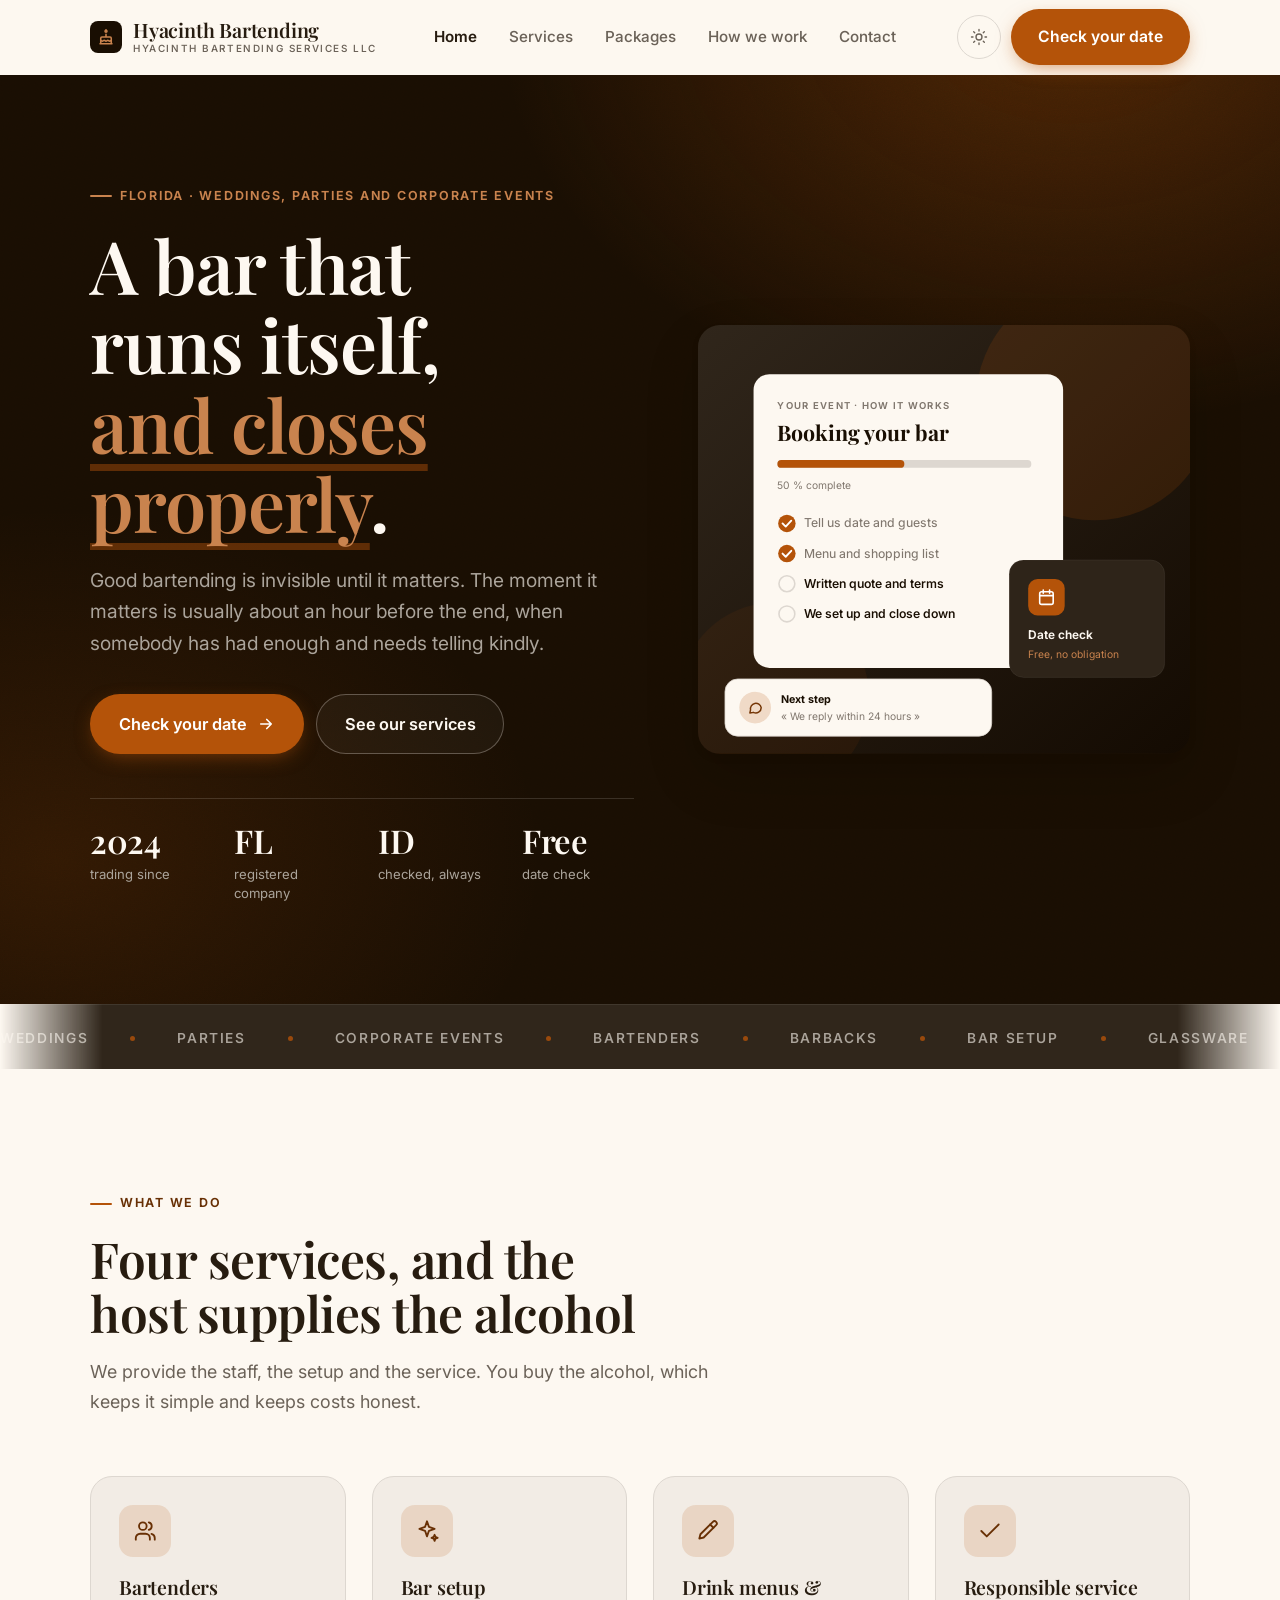
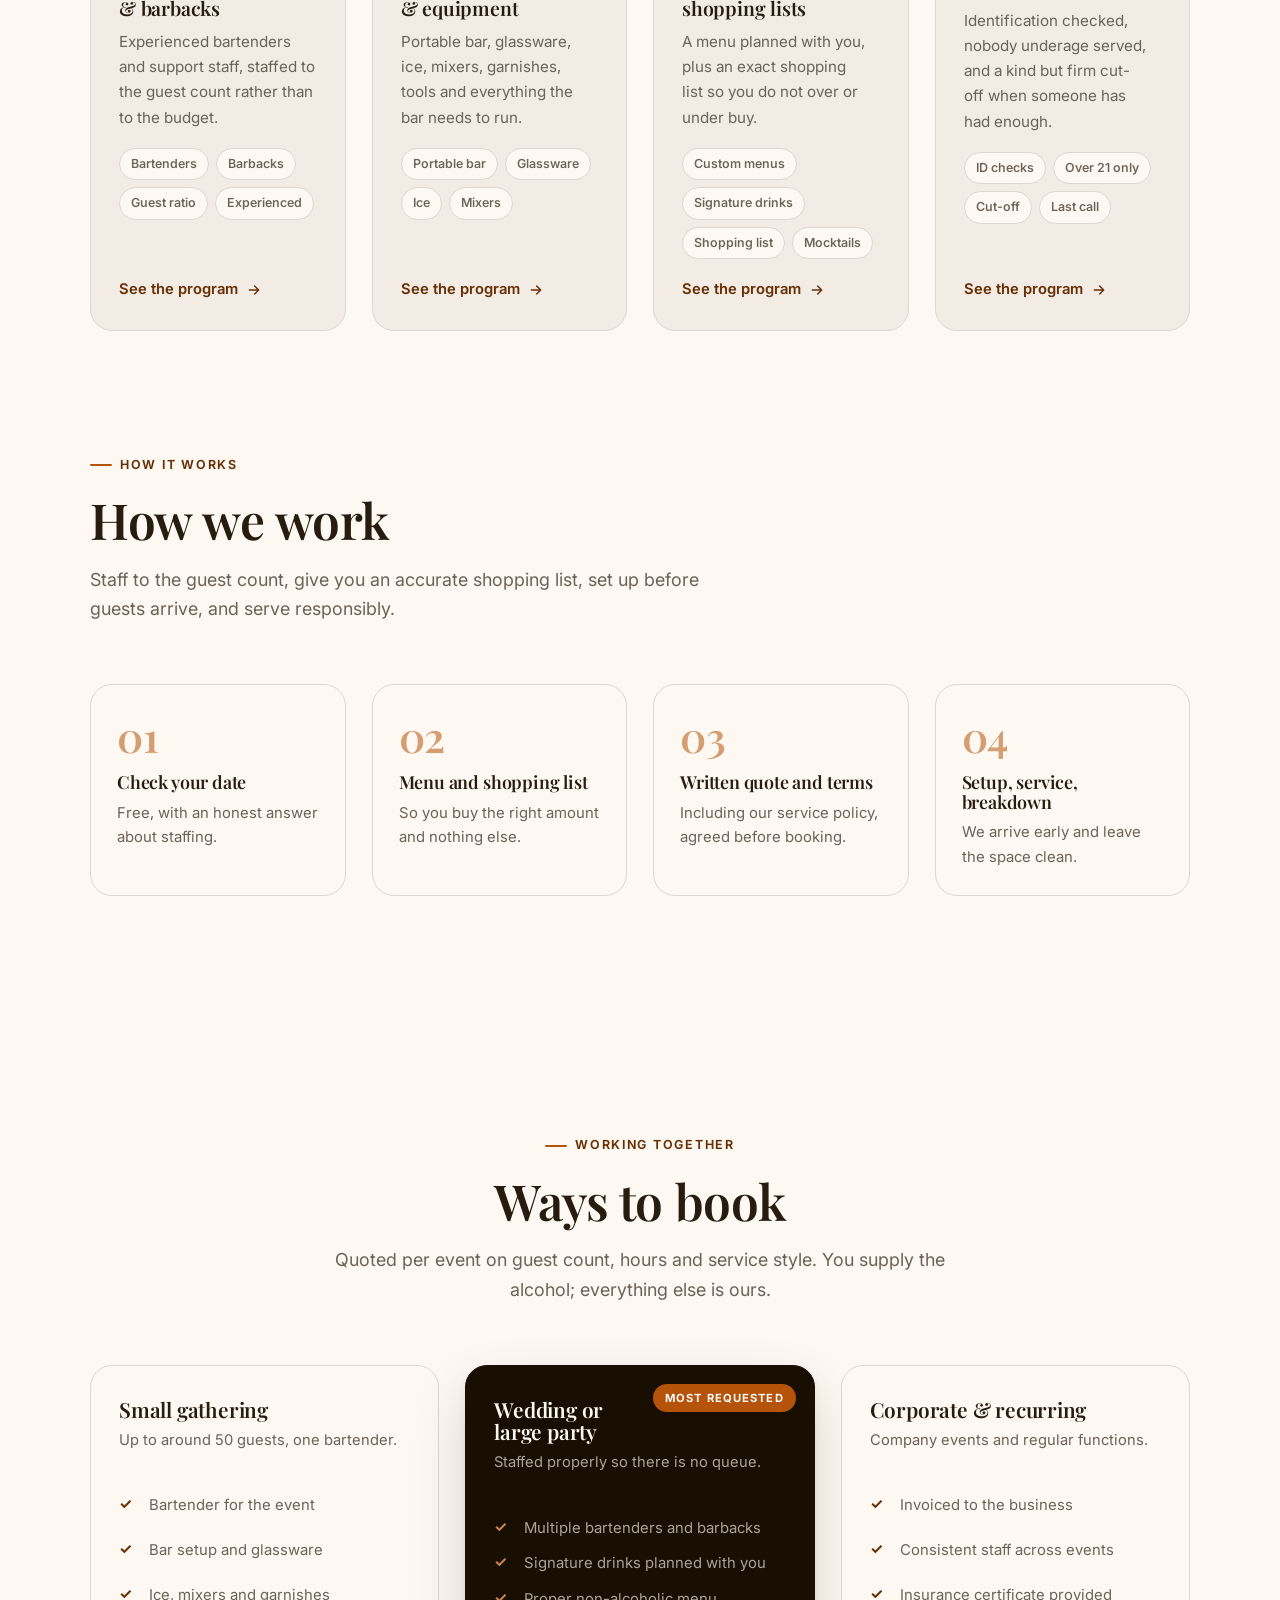
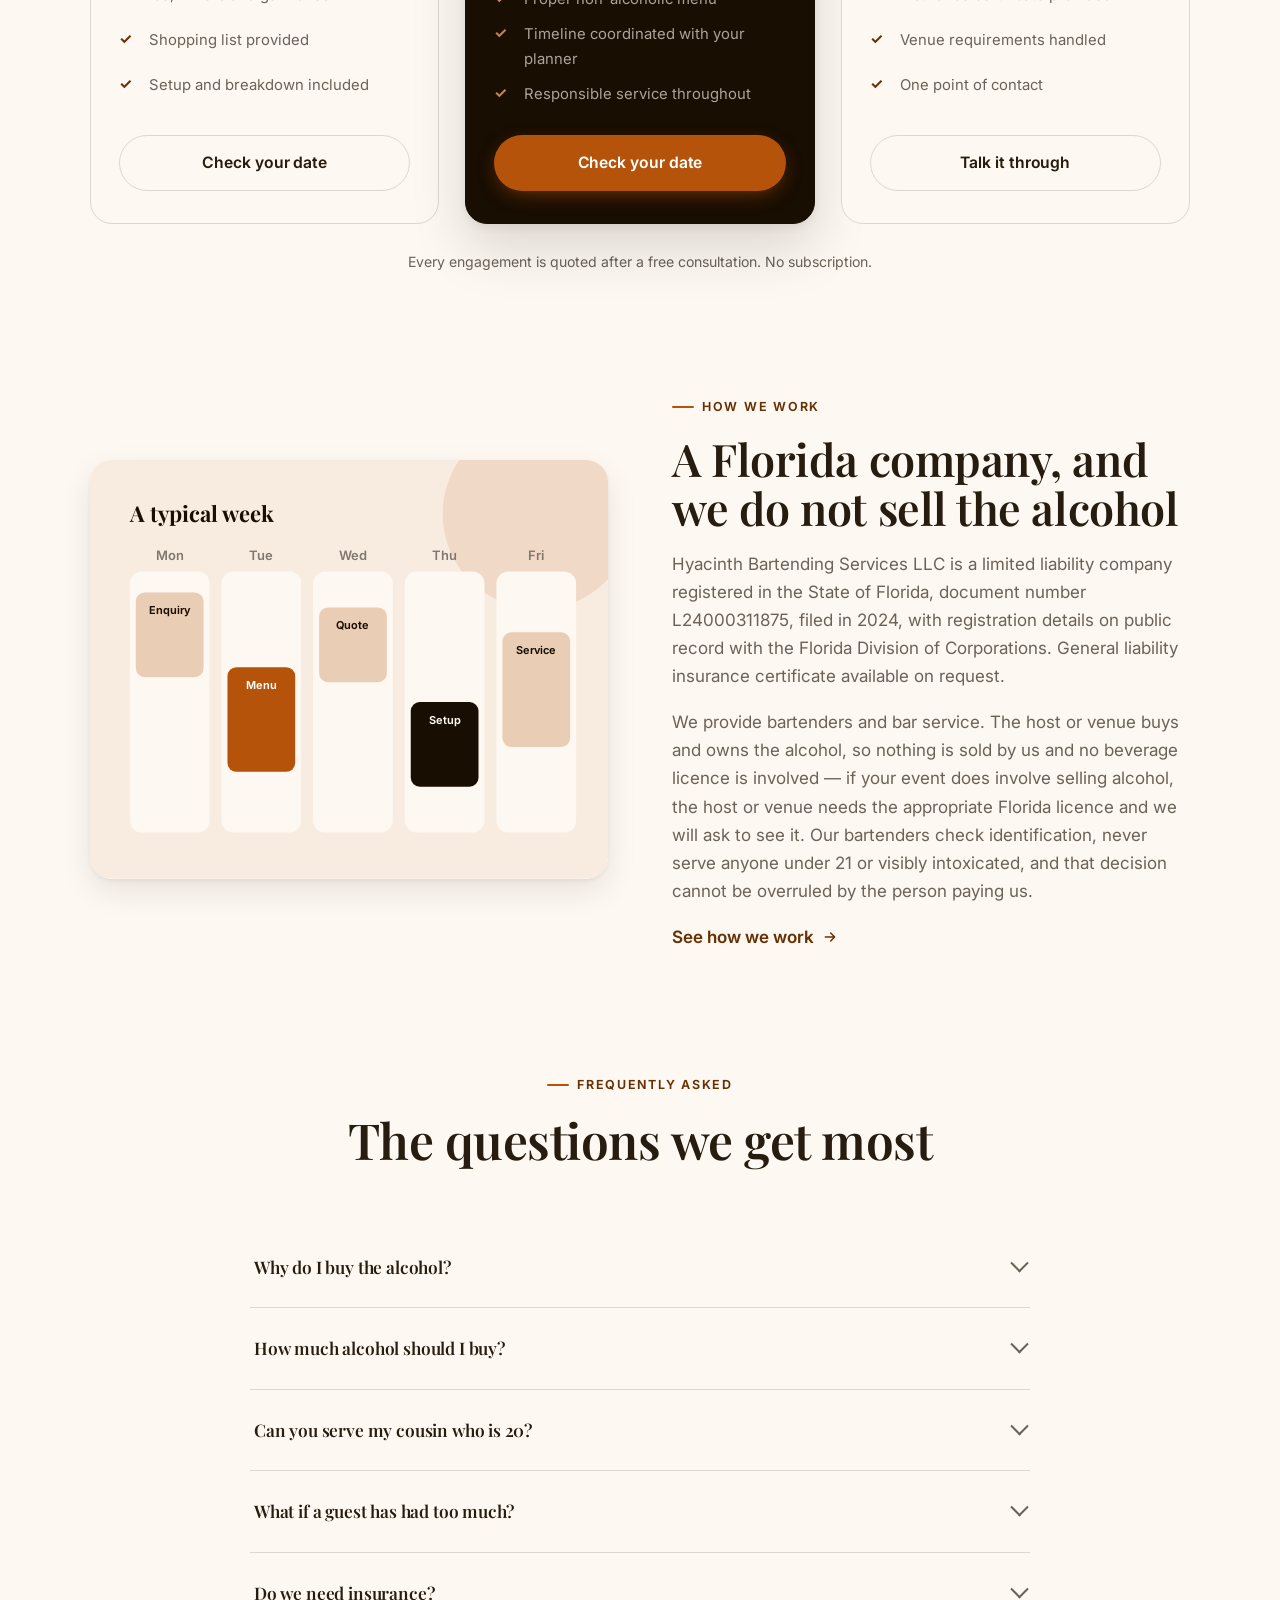
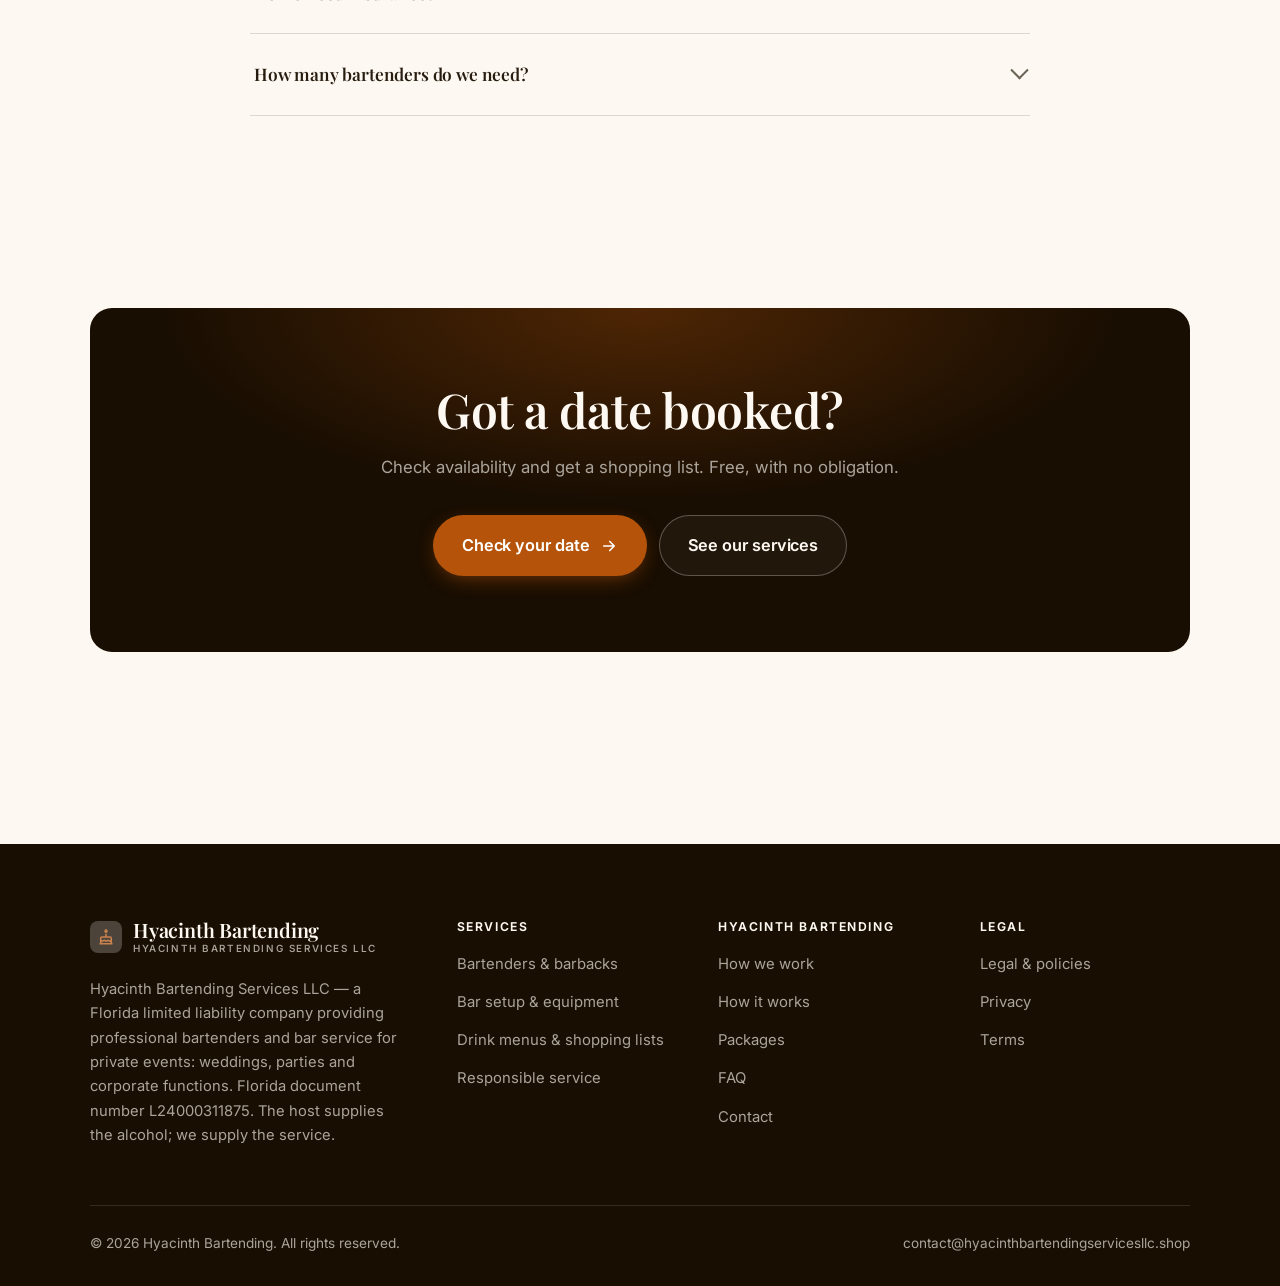
<file: index.html>
<!DOCTYPE html>
<html lang="en" class="no-js">
<head>
<meta charset="utf-8">
<meta name="viewport" content="width=device-width, initial-scale=1">
<title>Hyacinth Bartending Services LLC — mobile bartending in Florida</title>
<meta name="description" content="Hyacinth Bartending Services LLC, a Florida mobile bartending company: professional bartenders, bar setup, drink menus and glassware for weddings, parties and corporate events.">
<link rel="canonical" href="https://hyacinthbartendingservicesllc.shop/">

<meta property="og:type" content="website">
<meta property="og:url" content="https://hyacinthbartendingservicesllc.shop/">
<meta property="og:site_name" content="Hyacinth Bartending">
<meta property="og:locale" content="en_US">
<meta property="og:title" content="Hyacinth Bartending Services LLC — mobile bartending in Florida">
<meta property="og:description" content="Hyacinth Bartending Services LLC, a Florida mobile bartending company: professional bartenders, bar setup, drink menus and glassware for weddings, parties and corporate events.">
<meta name="theme-color" content="#190e02">

<link rel="icon" href="assets/img/favicon.svg" type="image/svg+xml">
<link rel="preconnect" href="https://fonts.googleapis.com">
<link rel="preconnect" href="https://fonts.gstatic.com" crossorigin>
<link rel="stylesheet" href="https://fonts.googleapis.com/css2?family=Playfair+Display:wght@400;600;700&family=Inter:wght@400..700&display=swap">
<link rel="stylesheet" href="assets/css/style.css">

<!-- Thème appliqué avant le premier rendu (évite le flash) -->
<script>
document.documentElement.classList.remove('no-js');
(function(){try{var t=localStorage.getItem('site-theme');if(t){document.documentElement.setAttribute('data-theme',t);}}catch(e){}})();
</script>
<script type="application/ld+json">
{
  "@context": "https://schema.org",
  "@type": "Organization",
  "name": "Hyacinth Bartending",
  "url": "https://hyacinthbartendingservicesllc.shop/",
  "email": "contact@hyacinthbartendingservicesllc.shop",
  "description": "Hyacinth Bartending Services LLC, a Florida mobile bartending company: professional bartenders, bar setup, drink menus and glassware for weddings, parties and corporate events.",
  "areaServed": "US",
  "knowsLanguage": "en"
}
</script>
</head>

<body>
<a class="skip-link" href="#main">Skip to main content</a>

<header class="site-header">
  <nav class="wrap nav" aria-label="Main navigation">
    <a class="brand" href="index.html">
      <svg class="brand__mark" viewBox="0 0 64 64" aria-hidden="true">
        <rect class="bm-bg" width="64" height="64" rx="16"/>
        <g class="bm-ic" transform="translate(14 14) scale(1.5)" fill="none" stroke-width="2.1" stroke-linecap="round" stroke-linejoin="round"><path d="M4 21h16M5 21v-7.5A1.5 1.5 0 0 1 6.5 12h11a1.5 1.5 0 0 1 1.5 1.5V21M5 16.5c1.2 0 1.2 1 2.3 1s1.2-1 2.3-1 1.2 1 2.4 1 1.2-1 2.3-1 1.2 1 2.4 1 1.1-1 2.3-1M12 12V8.5"/><path d="M12 5.5c.8 0 1.3-.6 1.3-1.3S12 2.5 12 2.5s-1.3 1-1.3 1.7.5 1.3 1.3 1.3z"/></g>
      </svg>
      <span>Hyacinth Bartending<span class="brand__sub">Hyacinth Bartending Services LLC</span></span>
    </a>

    <ul class="nav__links" id="nav-links">
      <li><a href="index.html" aria-current="page">Home</a></li>
      <li><a href="programs.html">Services</a></li>
      <li><a href="index.html#pricing">Packages</a></li>
      <li><a href="about.html">How we work</a></li>
      <li><a href="contact.html">Contact</a></li>
      <li><a class="btn btn--primary" href="contact.html">Check your date</a></li>
    </ul>

    <div class="nav__cta">
      <button class="theme-toggle" type="button" aria-label="Switch to dark theme">
        <svg class="icon-sun" viewBox="0 0 24 24" fill="none" stroke="currentColor" stroke-width="1.8" stroke-linecap="round" aria-hidden="true"><circle cx="12" cy="12" r="4"/><path d="M12 2v2m0 16v2M2 12h2m16 0h2M4.9 4.9l1.4 1.4m11.4 11.4 1.4 1.4M19.1 4.9l-1.4 1.4M6.3 17.7l-1.4 1.4"/></svg>
        <svg class="icon-moon" viewBox="0 0 24 24" fill="none" stroke="currentColor" stroke-width="1.8" stroke-linecap="round" stroke-linejoin="round" aria-hidden="true"><path d="M21 12.8A9 9 0 1 1 11.2 3a7 7 0 0 0 9.8 9.8z"/></svg>
      </button>
      <a class="btn btn--primary" href="contact.html">Check your date</a>
      <button class="nav__toggle" type="button" aria-expanded="false" aria-controls="nav-links" aria-label="Open menu">
        <svg class="icon-open" viewBox="0 0 24 24" fill="none" stroke="currentColor" stroke-width="2" stroke-linecap="round" aria-hidden="true"><path d="M3 6h18M3 12h18M3 18h18"/></svg>
        <svg class="icon-close" viewBox="0 0 24 24" fill="none" stroke="currentColor" stroke-width="2" stroke-linecap="round" aria-hidden="true"><path d="M6 6l12 12M18 6L6 18"/></svg>
      </button>
    </div>
  </nav>
</header>

<main id="main">

<section class="hero">
  <div class="wrap hero__inner">
    <div>
      <span class="eyebrow hero__eyebrow">Florida · Weddings, parties and corporate events</span>
      <h1>A bar that runs itself,<br> <em>and closes properly</em>.</h1>
      <p class="hero__lede">Good bartending is invisible until it matters. The moment it matters is usually about an hour before the end, when somebody has had enough and needs telling kindly.</p>

      <div class="hero__actions">
        <a class="btn btn--primary btn--lg" href="contact.html">Check your date <svg viewBox="0 0 24 24" fill="none" stroke="currentColor" stroke-width="2.2" stroke-linecap="round" stroke-linejoin="round" aria-hidden="true"><path d="M5 12h14M13 6l6 6-6 6"/></svg></a>
        <a class="btn btn--on-dark btn--lg" href="programs.html">See our services</a>
      </div>

      <ul class="hero__proof">
        <li><span class="stat__num">2024</span><span class="stat__label">trading since</span></li>
        <li><span class="stat__num">FL</span><span class="stat__label">registered company</span></li>
        <li><span class="stat__num">ID</span><span class="stat__label">checked, always</span></li>
        <li><span class="stat__num">Free</span><span class="stat__label">date check</span></li>
      </ul>
    </div>

    <div class="hero__art">
      <svg viewBox="0 0 620 540" role="img" aria-label="How booking a bar with Hyacinth Bartending works, from date check to setup.">
        <defs>
          <linearGradient id="hbg" x1="0" y1="0" x2="1" y2="1">
            <stop offset="0" stop-color="#30261b"/><stop offset="1" stop-color="#140b02"/>
          </linearGradient>
        </defs>
        <rect width="620" height="540" rx="22" fill="url(#hbg)"/>
        <circle cx="500" cy="96" r="150" fill="#b45309" opacity=".16"/>
        <circle cx="96" cy="470" r="120" fill="#b45309" opacity=".08"/>

        <g style="font-family: var(--font-body)">
          <!-- Carte programme -->
          <rect x="70" y="62" width="390" height="370" rx="20" fill="#fdf8f1"/>
          <text x="100" y="106" font-size="12" font-weight="650" letter-spacing="1.6" fill="#80776e">YOUR EVENT · HOW IT WORKS</text>
          <text x="100" y="146" font-size="27" font-weight="700" fill="#190e02" style="font-family: var(--font-display)">Booking your bar</text>
          <rect x="100" y="170" width="320" height="10" rx="5" fill="#ddd7d0"/>
          <rect x="100" y="170" width="160" height="10" rx="5" fill="#b45309"/>
          <text x="100" y="206" font-size="13" fill="#80776e">50 % complete</text>
          <circle cx="112" cy="250" r="11" fill="#b45309"/><path d="M106.5 250l4 4 7-7.5" fill="none" stroke="#ffffff" stroke-width="2.4" stroke-linecap="round" stroke-linejoin="round"/><text x="134" y="255" font-size="15.5" fill="#80776e" font-weight="450">Tell us date and guests</text>
          <circle cx="112" cy="288" r="11" fill="#b45309"/><path d="M106.5 288l4 4 7-7.5" fill="none" stroke="#ffffff" stroke-width="2.4" stroke-linecap="round" stroke-linejoin="round"/><text x="134" y="293" font-size="15.5" fill="#80776e" font-weight="450">Menu and shopping list</text>
          <circle cx="112" cy="326" r="10" fill="none" stroke="#ddd7d0" stroke-width="2"/><text x="134" y="331" font-size="15.5" fill="#190e02" font-weight="560">Written quote and terms</text>
          <circle cx="112" cy="364" r="10" fill="none" stroke="#ddd7d0" stroke-width="2"/><text x="134" y="369" font-size="15.5" fill="#190e02" font-weight="560">We set up and close down</text>

          <!-- Carte séance -->
          <rect x="392" y="296" width="196" height="148" rx="18" fill="#2e2419" stroke="#ffffff" stroke-opacity=".08"/>
          <rect x="416" y="320" width="46" height="46" rx="12" fill="#b45309"/>
          <g transform="translate(427 331)" fill="none" stroke="#ffffff" color="#ffffff" stroke-width="2" stroke-linecap="round" stroke-linejoin="round"><rect x="3.5" y="5" width="17" height="16" rx="2.5"/><path d="M8 3v4M16 3v4M3.5 10h17"/></g>
          <text x="416" y="396" font-size="15" font-weight="650" fill="#fdf8f1">Date check</text>
          <text x="416" y="420" font-size="13" fill="#c9834e">Free, no obligation</text>

          <!-- Retour du coach -->
          <rect x="34" y="446" width="336" height="72" rx="16" fill="#fdf8f1" stroke="#ddd7d0"/>
          <circle cx="72" cy="482" r="20" fill="#f0dac7"/>
          <g transform="translate(62 472) scale(.84)" fill="none" stroke="#753606" stroke-width="2.2" stroke-linecap="round" stroke-linejoin="round"><path d="M21 12a8 8 0 0 1-11.6 7.1L4 20l1-4.6A8 8 0 1 1 21 12z"/></g>
          <text x="104" y="476" font-size="13.5" font-weight="700" fill="#190e02">Next step</text>
          <text x="104" y="498" font-size="13" fill="#80776e">« We reply within 24 hours »</text>
        </g>
      </svg>
    </div>
  </div>
</section>

<div class="marquee" aria-hidden="true">
  <div class="marquee__track"><span>Weddings</span><span>Parties</span><span>Corporate events</span><span>Bartenders</span><span>Barbacks</span><span>Bar setup</span><span>Glassware</span><span>Custom menus</span><span>Mocktails</span><span>Responsible service</span><span>Weddings</span><span>Parties</span><span>Corporate events</span><span>Bartenders</span><span>Barbacks</span><span>Bar setup</span><span>Glassware</span><span>Custom menus</span><span>Mocktails</span><span>Responsible service</span></div>
</div>

<section class="section wrap" id="programs">
  <div class="section-head reveal">
    <span class="eyebrow">What we do</span>
    <h2>Four services, and the host supplies the alcohol</h2>
    <p>We provide the staff, the setup and the service. You buy the alcohol, which keeps it simple and keeps costs honest.</p>
  </div>
  <div class="grid grid--4 reveal-group">
    <a class="card" href="programs.html#staff">
      <div class="card__icon"><svg viewBox="0 0 24 24" fill="none" stroke="currentColor" stroke-width="1.7" stroke-linecap="round" stroke-linejoin="round" aria-hidden="true"><path d="M16.5 20v-1.5a4 4 0 0 0-4-4h-5a4 4 0 0 0-4 4V20"/><circle cx="10" cy="7.5" r="3.5"/><path d="M21 20v-1.5a4 4 0 0 0-3-3.9M15.5 4.1a3.5 3.5 0 0 1 0 6.8"/></svg></div>
      <h3>Bartenders &amp; barbacks</h3>
      <p>Experienced bartenders and support staff, staffed to the guest count rather than to the budget.</p>
      <ul class="tags"><li>Bartenders</li><li>Barbacks</li><li>Guest ratio</li><li>Experienced</li></ul>
      <span class="arrow-link">See the program <svg viewBox="0 0 24 24" fill="none" stroke="currentColor" stroke-width="2.2" stroke-linecap="round" stroke-linejoin="round" aria-hidden="true"><path d="M5 12h14M13 6l6 6-6 6"/></svg></span>
    </a>
    <a class="card" href="programs.html#setup">
      <div class="card__icon"><svg viewBox="0 0 24 24" fill="none" stroke="currentColor" stroke-width="1.7" stroke-linecap="round" stroke-linejoin="round" aria-hidden="true"><path d="M12 3l1.8 5.2L19 10l-5.2 1.8L12 17l-1.8-5.2L5 10l5.2-1.8zM19 15.5l.8 2 2 .8-2 .8-.8 2-.8-2-2-.8 2-.8z"/></svg></div>
      <h3>Bar setup &amp; equipment</h3>
      <p>Portable bar, glassware, ice, mixers, garnishes, tools and everything the bar needs to run.</p>
      <ul class="tags"><li>Portable bar</li><li>Glassware</li><li>Ice</li><li>Mixers</li></ul>
      <span class="arrow-link">See the program <svg viewBox="0 0 24 24" fill="none" stroke="currentColor" stroke-width="2.2" stroke-linecap="round" stroke-linejoin="round" aria-hidden="true"><path d="M5 12h14M13 6l6 6-6 6"/></svg></span>
    </a>
    <a class="card" href="programs.html#menu">
      <div class="card__icon"><svg viewBox="0 0 24 24" fill="none" stroke="currentColor" stroke-width="1.7" stroke-linecap="round" stroke-linejoin="round" aria-hidden="true"><path d="M16.5 3.5a2.1 2.1 0 0 1 3 3L8 18l-4 1 1-4z"/><path d="M14 6l3 3"/></svg></div>
      <h3>Drink menus &amp; shopping lists</h3>
      <p>A menu planned with you, plus an exact shopping list so you do not over or under buy.</p>
      <ul class="tags"><li>Custom menus</li><li>Signature drinks</li><li>Shopping list</li><li>Mocktails</li></ul>
      <span class="arrow-link">See the program <svg viewBox="0 0 24 24" fill="none" stroke="currentColor" stroke-width="2.2" stroke-linecap="round" stroke-linejoin="round" aria-hidden="true"><path d="M5 12h14M13 6l6 6-6 6"/></svg></span>
    </a>
    <a class="card" href="programs.html#responsible">
      <div class="card__icon"><svg viewBox="0 0 24 24" fill="none" stroke="currentColor" stroke-width="1.7" stroke-linecap="round" stroke-linejoin="round" aria-hidden="true"><path d="M20 6 9 17l-5-5"/></svg></div>
      <h3>Responsible service</h3>
      <p>Identification checked, nobody underage served, and a kind but firm cut-off when someone has had enough.</p>
      <ul class="tags"><li>ID checks</li><li>Over 21 only</li><li>Cut-off</li><li>Last call</li></ul>
      <span class="arrow-link">See the program <svg viewBox="0 0 24 24" fill="none" stroke="currentColor" stroke-width="2.2" stroke-linecap="round" stroke-linejoin="round" aria-hidden="true"><path d="M5 12h14M13 6l6 6-6 6"/></svg></span>
    </a>
  </div>
</section>

<section class="section section--flush wrap" id="how-it-works">
  <div class="section-head reveal">
    <span class="eyebrow">How it works</span>
    <h2>How we work</h2>
    <p>Staff to the guest count, give you an accurate shopping list, set up before guests arrive, and serve responsibly.</p>
  </div>
  <div class="grid grid--4 steps reveal-group">
    <article class="step">
      <h3>Check your date</h3>
      <p>Free, with an honest answer about staffing.</p>
    </article>
    <article class="step">
      <h3>Menu and shopping list</h3>
      <p>So you buy the right amount and nothing else.</p>
    </article>
    <article class="step">
      <h3>Written quote and terms</h3>
      <p>Including our service policy, agreed before booking.</p>
    </article>
    <article class="step">
      <h3>Setup, service, breakdown</h3>
      <p>We arrive early and leave the space clean.</p>
    </article>
  </div>
</section>

<section class="section wrap" id="pricing">
  <div class="section-head section-head--center reveal">
    <span class="eyebrow">Working together</span>
    <h2>Ways to book</h2>
    <p>Quoted per event on guest count, hours and service style. You supply the alcohol; everything else is ours.</p>
  </div>
  <div class="grid grid--3 plans reveal-group">
    <article class="plan">
      
      <h3>Small gathering</h3>
      <p class="plan__desc">Up to around 50 guests, one bartender.</p>
      
      <ul class="plan__features">
        <li>Bartender for the event</li>
        <li>Bar setup and glassware</li>
        <li>Ice, mixers and garnishes</li>
        <li>Shopping list provided</li>
        <li>Setup and breakdown included</li>
      </ul>
      <a class="btn btn--ghost btn--block" href="contact.html">Check your date</a>
    </article>
    <article class="plan plan--featured">
      <span class="plan__tag">Most requested</span>
      <h3>Wedding or large party</h3>
      <p class="plan__desc">Staffed properly so there is no queue.</p>
      
      <ul class="plan__features">
        <li>Multiple bartenders and barbacks</li>
        <li>Signature drinks planned with you</li>
        <li>Proper non-alcoholic menu</li>
        <li>Timeline coordinated with your planner</li>
        <li>Responsible service throughout</li>
      </ul>
      <a class="btn btn--primary btn--block" href="contact.html">Check your date</a>
    </article>
    <article class="plan">
      
      <h3>Corporate &amp; recurring</h3>
      <p class="plan__desc">Company events and regular functions.</p>
      
      <ul class="plan__features">
        <li>Invoiced to the business</li>
        <li>Consistent staff across events</li>
        <li>Insurance certificate provided</li>
        <li>Venue requirements handled</li>
        <li>One point of contact</li>
      </ul>
      <a class="btn btn--ghost btn--block" href="contact.html">Talk it through</a>
    </article>
  </div>
  <p class="plans-note">Every engagement is quoted after a free consultation. No subscription.</p>
</section>

<section class="section section--flush wrap">
  <div class="split reveal">
    <div class="split__art">
      <svg viewBox="0 0 520 420" role="img" aria-label="Example of a typical week: Enquiry, Menu, Quote, Setup, Service.">
        <rect width="520" height="420" rx="20" fill="#f8ece1"/>
        <circle cx="450" cy="54" r="96" fill="#b45309" opacity=".12"/>
        <g style="font-family: var(--font-body)">
        <text x="40" y="62" font-size="22" font-weight="700" fill="#190e02" style="font-family: var(--font-display)">A typical week</text>
        <text x="80" y="100" text-anchor="middle" font-size="13" font-weight="600" fill="#80776e">Mon</text>
        <rect x="40" y="112" width="80" height="262" rx="12" fill="#fdf8f1"/>
        <rect x="46" y="133" width="68" height="85" rx="9" fill="#eacdb5"/>
        <text x="80" y="155" text-anchor="middle" font-size="11" font-weight="650" fill="#190e02">Enquiry</text>
        <text x="172" y="100" text-anchor="middle" font-size="13" font-weight="600" fill="#80776e">Tue</text>
        <rect x="132" y="112" width="80" height="262" rx="12" fill="#fdf8f1"/>
        <rect x="138" y="208" width="68" height="105" rx="9" fill="#b45309"/>
        <text x="172" y="230" text-anchor="middle" font-size="11" font-weight="650" fill="#ffffff">Menu</text>
        <text x="264" y="100" text-anchor="middle" font-size="13" font-weight="600" fill="#80776e">Wed</text>
        <rect x="224" y="112" width="80" height="262" rx="12" fill="#fdf8f1"/>
        <rect x="230" y="148" width="68" height="75" rx="9" fill="#eacdb5"/>
        <text x="264" y="170" text-anchor="middle" font-size="11" font-weight="650" fill="#190e02">Quote</text>
        <text x="356" y="100" text-anchor="middle" font-size="13" font-weight="600" fill="#80776e">Thu</text>
        <rect x="316" y="112" width="80" height="262" rx="12" fill="#fdf8f1"/>
        <rect x="322" y="243" width="68" height="85" rx="9" fill="#190e02"/>
        <text x="356" y="265" text-anchor="middle" font-size="11" font-weight="650" fill="#fdf8f1">Setup</text>
        <text x="448" y="100" text-anchor="middle" font-size="13" font-weight="600" fill="#80776e">Fri</text>
        <rect x="408" y="112" width="80" height="262" rx="12" fill="#fdf8f1"/>
        <rect x="414" y="173" width="68" height="115" rx="9" fill="#eacdb5"/>
        <text x="448" y="195" text-anchor="middle" font-size="11" font-weight="650" fill="#190e02">Service</text>
        </g>
      </svg>
    </div>
    <div>
      <span class="eyebrow">How we work</span>
      <h2>A Florida company, and we do not sell the alcohol</h2>
      <p>Hyacinth Bartending Services LLC is a limited liability company registered in the State of Florida, document number L24000311875, filed in 2024, with registration details on public record with the Florida Division of Corporations. General liability insurance certificate available on request.</p>
      <p>We provide bartenders and bar service. The host or venue buys and owns the alcohol, so nothing is sold by us and no beverage licence is involved — if your event does involve selling alcohol, the host or venue needs the appropriate Florida licence and we will ask to see it. Our bartenders check identification, never serve anyone under 21 or visibly intoxicated, and that decision cannot be overruled by the person paying us.</p>
      <p><a class="arrow-link" href="about.html">See how we work <svg viewBox="0 0 24 24" fill="none" stroke="currentColor" stroke-width="2.2" stroke-linecap="round" stroke-linejoin="round" aria-hidden="true"><path d="M5 12h14M13 6l6 6-6 6"/></svg></a></p>
    </div>
  </div>
</section>

<section class="section section--flush wrap" id="faq">
  <div class="section-head section-head--center reveal">
    <span class="eyebrow">Frequently asked</span>
    <h2>The questions we get most</h2>
  </div>
  <div class="faq reveal">
    <details>
      <summary>Why do I buy the alcohol?</summary>
      <p>Because we provide service, not sales. It keeps your cost down — you buy at retail rather than paying a markup — and it keeps the event outside beverage licensing entirely.</p>
    </details>
    <details>
      <summary>How much alcohol should I buy?</summary>
      <p>We give you an exact shopping list for your guest count and menu. Most people over-buy spirits and under-buy ice and mixers.</p>
    </details>
    <details>
      <summary>Can you serve my cousin who is 20?</summary>
      <p>No. Not with parental permission, not at a private home, not for a toast. That is not a judgement call our bartenders are willing to make.</p>
    </details>
    <details>
      <summary>What if a guest has had too much?</summary>
      <p>We cut them off discreetly, offer water and food, and tell the host quietly. We do it kindly, but we do it.</p>
    </details>
    <details>
      <summary>Do we need insurance?</summary>
      <p>We carry general liability and can provide a certificate. Hosts in Florida can carry their own liability for alcohol-related harm, so host liquor liability coverage is worth asking your insurer about.</p>
    </details>
    <details>
      <summary>How many bartenders do we need?</summary>
      <p>Roughly one per 50 guests for a simple bar, more for cocktails. We will tell you the real number even when it is more than you hoped.</p>
    </details>
  </div>
</section>

<section class="wrap section--tight">
  <div class="cta-band reveal">
    <h2>Got a date booked?</h2>
    <p>Check availability and get a shopping list. Free, with no obligation.</p>
    <div class="hero__actions">
      <a class="btn btn--primary btn--lg" href="contact.html">Check your date <svg viewBox="0 0 24 24" fill="none" stroke="currentColor" stroke-width="2.2" stroke-linecap="round" stroke-linejoin="round" aria-hidden="true"><path d="M5 12h14M13 6l6 6-6 6"/></svg></a>
      <a class="btn btn--on-dark btn--lg" href="programs.html">See our services</a>
    </div>
  </div>
</section>

</main>

<footer class="site-footer">
  <div class="wrap">
    <div class="footer__grid">
      <div class="footer__brand">
        <a class="brand" href="index.html">
          <svg class="brand__mark" viewBox="0 0 64 64" aria-hidden="true">
        <rect class="bm-bg" width="64" height="64" rx="16"/>
        <g class="bm-ic" transform="translate(14 14) scale(1.5)" fill="none" stroke-width="2.1" stroke-linecap="round" stroke-linejoin="round"><path d="M4 21h16M5 21v-7.5A1.5 1.5 0 0 1 6.5 12h11a1.5 1.5 0 0 1 1.5 1.5V21M5 16.5c1.2 0 1.2 1 2.3 1s1.2-1 2.3-1 1.2 1 2.4 1 1.2-1 2.3-1 1.2 1 2.4 1 1.1-1 2.3-1M12 12V8.5"/><path d="M12 5.5c.8 0 1.3-.6 1.3-1.3S12 2.5 12 2.5s-1.3 1-1.3 1.7.5 1.3 1.3 1.3z"/></g>
      </svg>
          <span>Hyacinth Bartending<span class="brand__sub">Hyacinth Bartending Services LLC</span></span>
        </a>
        <p>Hyacinth Bartending Services LLC — a Florida limited liability company providing professional bartenders and bar service for private events: weddings, parties and corporate functions. Florida document number L24000311875. The host supplies the alcohol; we supply the service.</p>
      </div>

      <div class="footer__col">
        <h4>Services</h4>
        <ul>
          <li><a href="programs.html#staff">Bartenders &amp; barbacks</a></li>
          <li><a href="programs.html#setup">Bar setup &amp; equipment</a></li>
          <li><a href="programs.html#menu">Drink menus &amp; shopping lists</a></li>
          <li><a href="programs.html#responsible">Responsible service</a></li>
        </ul>
      </div>

      <div class="footer__col">
        <h4>Hyacinth Bartending</h4>
        <ul>
          <li><a href="about.html">How we work</a></li>
          <li><a href="index.html#how-it-works">How it works</a></li>
          <li><a href="index.html#pricing">Packages</a></li>
          <li><a href="index.html#faq">FAQ</a></li>
          <li><a href="contact.html">Contact</a></li>
        </ul>
      </div>

      <div class="footer__col">
        <h4>Legal</h4>
        <ul>
          <li><a href="legal.html">Legal &amp; policies</a></li>
          <li><a href="legal.html#privacy">Privacy</a></li>
          <li><a href="legal.html#terms">Terms</a></li>
        </ul>
      </div>
    </div>

    <div class="footer__bottom">
      <p>© <span data-year>2026</span> Hyacinth Bartending. All rights reserved.</p>
      <p><a href="mailto:contact@hyacinthbartendingservicesllc.shop">contact@hyacinthbartendingservicesllc.shop</a></p>
    </div>
  </div>
</footer>

<script src="assets/js/main.js" defer></script>
</body>
</html>
</file>
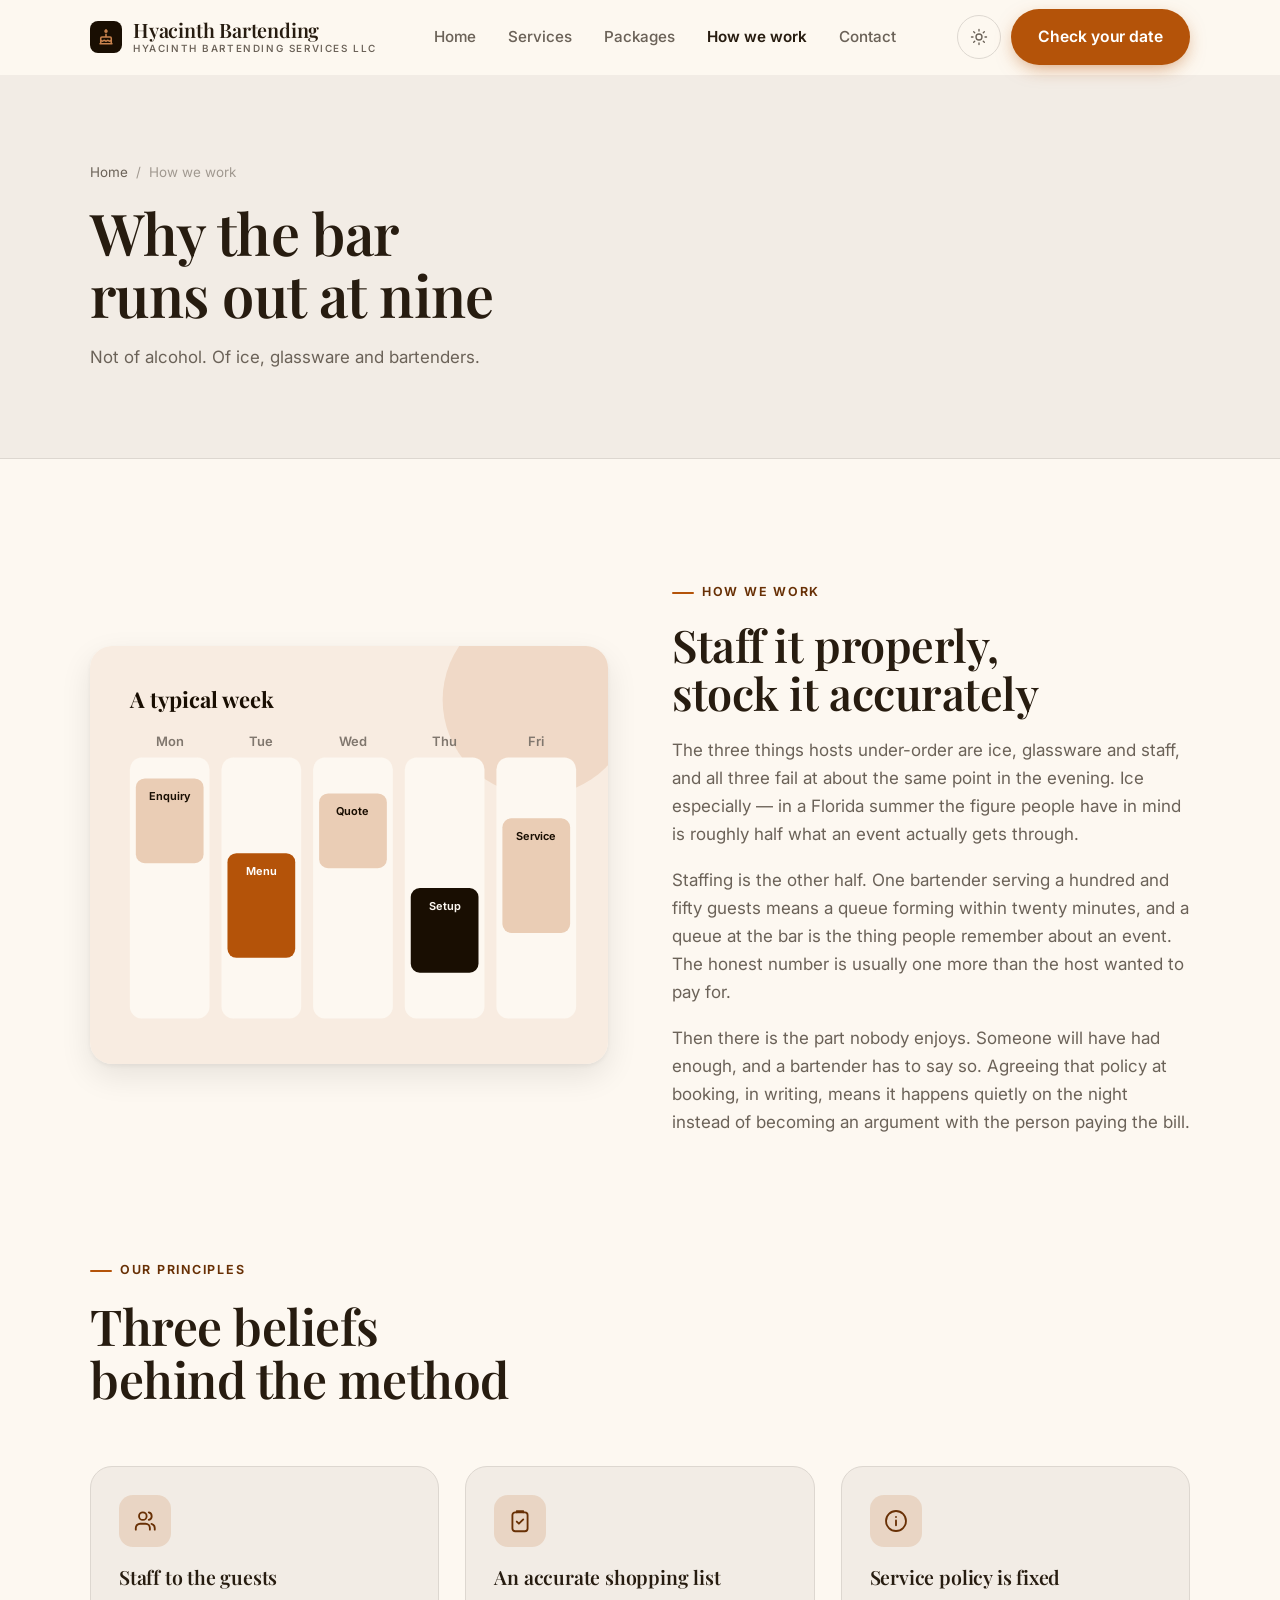
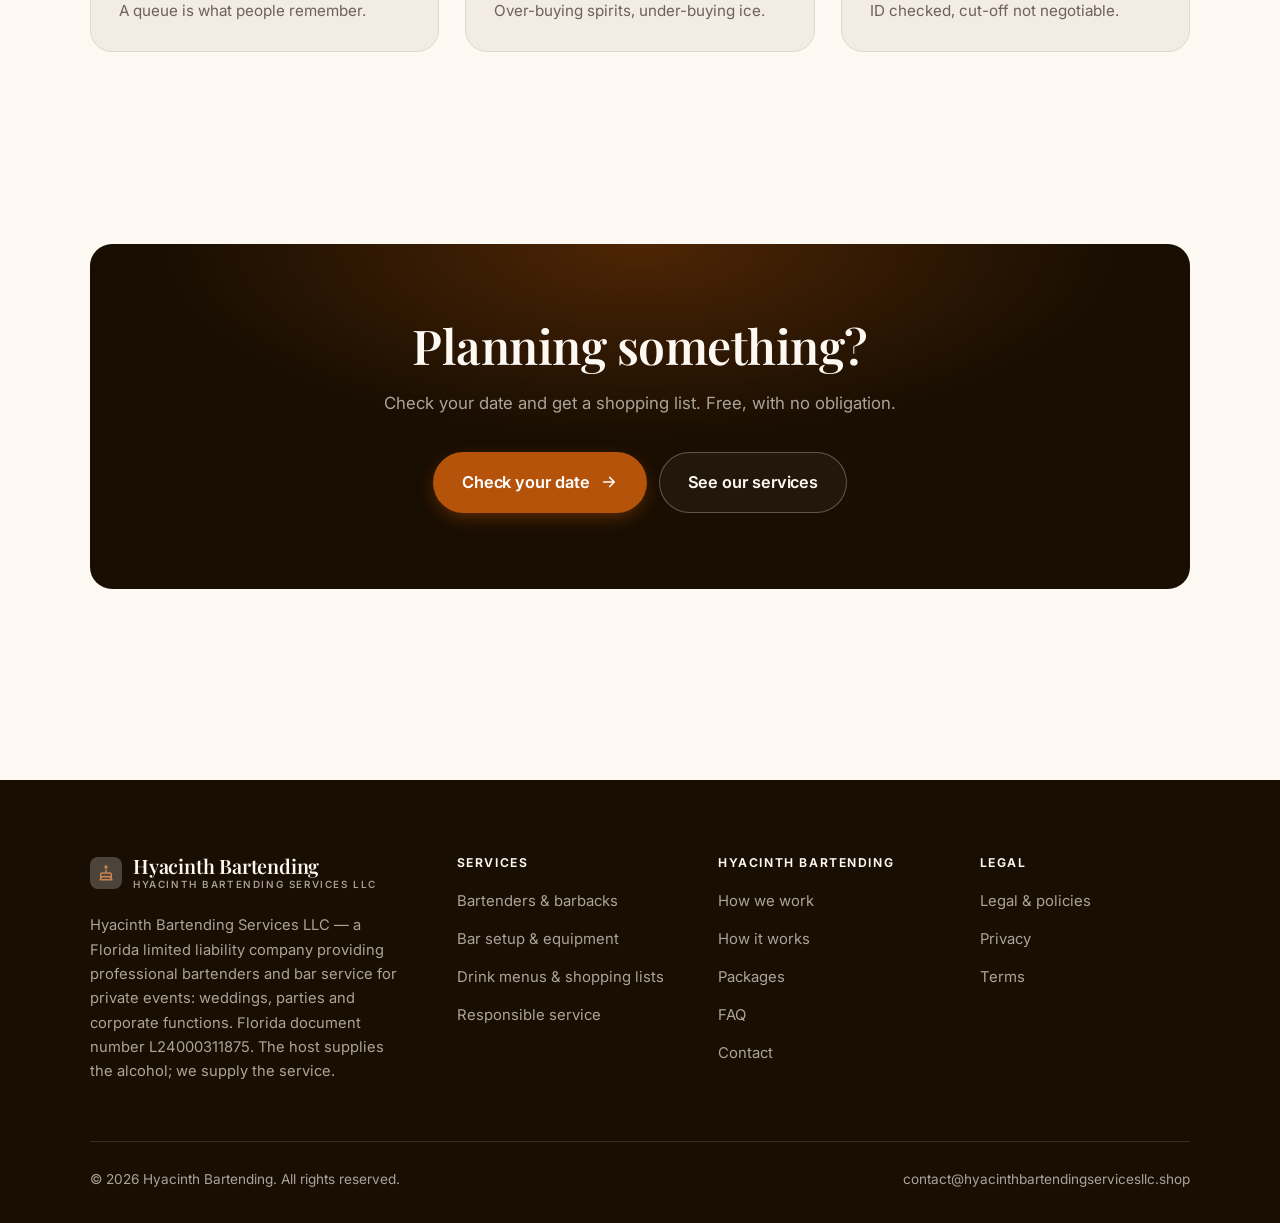
<file: about.html>
<!DOCTYPE html>
<html lang="en" class="no-js">
<head>
<meta charset="utf-8">
<meta name="viewport" content="width=device-width, initial-scale=1">
<title>How we work — Hyacinth Bartending</title>
<meta name="description" content="About Hyacinth Bartending Services LLC, a Florida mobile bartending company, document number L24000311875.">
<link rel="canonical" href="https://hyacinthbartendingservicesllc.shop/about.html">

<meta property="og:type" content="website">
<meta property="og:url" content="https://hyacinthbartendingservicesllc.shop/about.html">
<meta property="og:site_name" content="Hyacinth Bartending">
<meta property="og:locale" content="en_US">
<meta property="og:title" content="How we work — Hyacinth Bartending">
<meta property="og:description" content="About Hyacinth Bartending Services LLC, a Florida mobile bartending company, document number L24000311875.">
<meta name="theme-color" content="#190e02">

<link rel="icon" href="assets/img/favicon.svg" type="image/svg+xml">
<link rel="preconnect" href="https://fonts.googleapis.com">
<link rel="preconnect" href="https://fonts.gstatic.com" crossorigin>
<link rel="stylesheet" href="https://fonts.googleapis.com/css2?family=Playfair+Display:wght@400;600;700&family=Inter:wght@400..700&display=swap">
<link rel="stylesheet" href="assets/css/style.css">

<!-- Thème appliqué avant le premier rendu (évite le flash) -->
<script>
document.documentElement.classList.remove('no-js');
(function(){try{var t=localStorage.getItem('site-theme');if(t){document.documentElement.setAttribute('data-theme',t);}}catch(e){}})();
</script>
</head>

<body>
<a class="skip-link" href="#main">Skip to main content</a>

<header class="site-header">
  <nav class="wrap nav" aria-label="Main navigation">
    <a class="brand" href="index.html">
      <svg class="brand__mark" viewBox="0 0 64 64" aria-hidden="true">
        <rect class="bm-bg" width="64" height="64" rx="16"/>
        <g class="bm-ic" transform="translate(14 14) scale(1.5)" fill="none" stroke-width="2.1" stroke-linecap="round" stroke-linejoin="round"><path d="M4 21h16M5 21v-7.5A1.5 1.5 0 0 1 6.5 12h11a1.5 1.5 0 0 1 1.5 1.5V21M5 16.5c1.2 0 1.2 1 2.3 1s1.2-1 2.3-1 1.2 1 2.4 1 1.2-1 2.3-1 1.2 1 2.4 1 1.1-1 2.3-1M12 12V8.5"/><path d="M12 5.5c.8 0 1.3-.6 1.3-1.3S12 2.5 12 2.5s-1.3 1-1.3 1.7.5 1.3 1.3 1.3z"/></g>
      </svg>
      <span>Hyacinth Bartending<span class="brand__sub">Hyacinth Bartending Services LLC</span></span>
    </a>

    <ul class="nav__links" id="nav-links">
      <li><a href="index.html">Home</a></li>
      <li><a href="programs.html">Services</a></li>
      <li><a href="index.html#pricing">Packages</a></li>
      <li><a href="about.html" aria-current="page">How we work</a></li>
      <li><a href="contact.html">Contact</a></li>
      <li><a class="btn btn--primary" href="contact.html">Check your date</a></li>
    </ul>

    <div class="nav__cta">
      <button class="theme-toggle" type="button" aria-label="Switch to dark theme">
        <svg class="icon-sun" viewBox="0 0 24 24" fill="none" stroke="currentColor" stroke-width="1.8" stroke-linecap="round" aria-hidden="true"><circle cx="12" cy="12" r="4"/><path d="M12 2v2m0 16v2M2 12h2m16 0h2M4.9 4.9l1.4 1.4m11.4 11.4 1.4 1.4M19.1 4.9l-1.4 1.4M6.3 17.7l-1.4 1.4"/></svg>
        <svg class="icon-moon" viewBox="0 0 24 24" fill="none" stroke="currentColor" stroke-width="1.8" stroke-linecap="round" stroke-linejoin="round" aria-hidden="true"><path d="M21 12.8A9 9 0 1 1 11.2 3a7 7 0 0 0 9.8 9.8z"/></svg>
      </button>
      <a class="btn btn--primary" href="contact.html">Check your date</a>
      <button class="nav__toggle" type="button" aria-expanded="false" aria-controls="nav-links" aria-label="Open menu">
        <svg class="icon-open" viewBox="0 0 24 24" fill="none" stroke="currentColor" stroke-width="2" stroke-linecap="round" aria-hidden="true"><path d="M3 6h18M3 12h18M3 18h18"/></svg>
        <svg class="icon-close" viewBox="0 0 24 24" fill="none" stroke="currentColor" stroke-width="2" stroke-linecap="round" aria-hidden="true"><path d="M6 6l12 12M18 6L6 18"/></svg>
      </button>
    </div>
  </nav>
</header>

<main id="main">

<section class="page-head">
  <div class="wrap">
    <nav class="breadcrumb" aria-label="Breadcrumb">
      <a href="index.html">Home</a><span>/</span><span aria-current="page">How we work</span>
    </nav>
    <h1>Why the bar runs out at nine</h1>
    <p>Not of alcohol. Of ice, glassware and bartenders.</p>
  </div>
</section>

<section class="section wrap">
  <div class="split reveal">
    <div class="split__art">
      <svg viewBox="0 0 520 420" role="img" aria-label="Example of a typical week: Enquiry, Menu, Quote, Setup, Service.">
        <rect width="520" height="420" rx="20" fill="#f8ece1"/>
        <circle cx="450" cy="54" r="96" fill="#b45309" opacity=".12"/>
        <g style="font-family: var(--font-body)">
        <text x="40" y="62" font-size="22" font-weight="700" fill="#190e02" style="font-family: var(--font-display)">A typical week</text>
        <text x="80" y="100" text-anchor="middle" font-size="13" font-weight="600" fill="#80776e">Mon</text>
        <rect x="40" y="112" width="80" height="262" rx="12" fill="#fdf8f1"/>
        <rect x="46" y="133" width="68" height="85" rx="9" fill="#eacdb5"/>
        <text x="80" y="155" text-anchor="middle" font-size="11" font-weight="650" fill="#190e02">Enquiry</text>
        <text x="172" y="100" text-anchor="middle" font-size="13" font-weight="600" fill="#80776e">Tue</text>
        <rect x="132" y="112" width="80" height="262" rx="12" fill="#fdf8f1"/>
        <rect x="138" y="208" width="68" height="105" rx="9" fill="#b45309"/>
        <text x="172" y="230" text-anchor="middle" font-size="11" font-weight="650" fill="#ffffff">Menu</text>
        <text x="264" y="100" text-anchor="middle" font-size="13" font-weight="600" fill="#80776e">Wed</text>
        <rect x="224" y="112" width="80" height="262" rx="12" fill="#fdf8f1"/>
        <rect x="230" y="148" width="68" height="75" rx="9" fill="#eacdb5"/>
        <text x="264" y="170" text-anchor="middle" font-size="11" font-weight="650" fill="#190e02">Quote</text>
        <text x="356" y="100" text-anchor="middle" font-size="13" font-weight="600" fill="#80776e">Thu</text>
        <rect x="316" y="112" width="80" height="262" rx="12" fill="#fdf8f1"/>
        <rect x="322" y="243" width="68" height="85" rx="9" fill="#190e02"/>
        <text x="356" y="265" text-anchor="middle" font-size="11" font-weight="650" fill="#fdf8f1">Setup</text>
        <text x="448" y="100" text-anchor="middle" font-size="13" font-weight="600" fill="#80776e">Fri</text>
        <rect x="408" y="112" width="80" height="262" rx="12" fill="#fdf8f1"/>
        <rect x="414" y="173" width="68" height="115" rx="9" fill="#eacdb5"/>
        <text x="448" y="195" text-anchor="middle" font-size="11" font-weight="650" fill="#190e02">Service</text>
        </g>
      </svg>
    </div>
    <div>
      <span class="eyebrow">How we work</span>
      <h2>Staff it properly, stock it accurately</h2>
      <p>The three things hosts under-order are ice, glassware and staff, and all three fail at about the same point in the evening. Ice especially — in a Florida summer the figure people have in mind is roughly half what an event actually gets through.</p>
      <p>Staffing is the other half. One bartender serving a hundred and fifty guests means a queue forming within twenty minutes, and a queue at the bar is the thing people remember about an event. The honest number is usually one more than the host wanted to pay for.</p>
      <p>Then there is the part nobody enjoys. Someone will have had enough, and a bartender has to say so. Agreeing that policy at booking, in writing, means it happens quietly on the night instead of becoming an argument with the person paying the bill.</p>
      <!--
        TO DO: add a short introduction of the coach (name, real background),
        with a photo if possible. Do not invent credentials — see README.md.
      -->
    </div>
  </div>
</section>

<section class="section section--flush wrap">
  <div class="section-head reveal">
    <span class="eyebrow">Our principles</span>
    <h2>Three beliefs behind the method</h2>
  </div>
  <div class="grid grid--3 reveal-group">
    <article class="card">
      <div class="card__icon"><svg viewBox="0 0 24 24" fill="none" stroke="currentColor" stroke-width="1.7" stroke-linecap="round" stroke-linejoin="round" aria-hidden="true"><path d="M16.5 20v-1.5a4 4 0 0 0-4-4h-5a4 4 0 0 0-4 4V20"/><circle cx="10" cy="7.5" r="3.5"/><path d="M21 20v-1.5a4 4 0 0 0-3-3.9M15.5 4.1a3.5 3.5 0 0 1 0 6.8"/></svg></div>
      <h3>Staff to the guests</h3>
      <p>A queue is what people remember.</p>
    </article>
    <article class="card">
      <div class="card__icon"><svg viewBox="0 0 24 24" fill="none" stroke="currentColor" stroke-width="1.7" stroke-linecap="round" stroke-linejoin="round" aria-hidden="true"><rect x="5" y="4" width="14" height="17.5" rx="2.5"/><path d="M9 4V3h6v1M9 12.5l2 2 4-4"/></svg></div>
      <h3>An accurate shopping list</h3>
      <p>Over-buying spirits, under-buying ice.</p>
    </article>
    <article class="card">
      <div class="card__icon"><svg viewBox="0 0 24 24" fill="none" stroke="currentColor" stroke-width="1.7" stroke-linecap="round" stroke-linejoin="round" aria-hidden="true"><circle cx="12" cy="12" r="9.2"/><path d="M12 16v-4.5M12 8.2v.1"/></svg></div>
      <h3>Service policy is fixed</h3>
      <p>ID checked, cut-off not negotiable.</p>
    </article>
  </div>
</section>

<section class="wrap section--tight">
  <div class="cta-band reveal">
    <h2>Planning something?</h2>
    <p>Check your date and get a shopping list. Free, with no obligation.</p>
    <div class="hero__actions">
      <a class="btn btn--primary btn--lg" href="contact.html">Check your date <svg viewBox="0 0 24 24" fill="none" stroke="currentColor" stroke-width="2.2" stroke-linecap="round" stroke-linejoin="round" aria-hidden="true"><path d="M5 12h14M13 6l6 6-6 6"/></svg></a>
      <a class="btn btn--on-dark btn--lg" href="programs.html">See our services</a>
    </div>
  </div>
</section>

</main>

<footer class="site-footer">
  <div class="wrap">
    <div class="footer__grid">
      <div class="footer__brand">
        <a class="brand" href="index.html">
          <svg class="brand__mark" viewBox="0 0 64 64" aria-hidden="true">
        <rect class="bm-bg" width="64" height="64" rx="16"/>
        <g class="bm-ic" transform="translate(14 14) scale(1.5)" fill="none" stroke-width="2.1" stroke-linecap="round" stroke-linejoin="round"><path d="M4 21h16M5 21v-7.5A1.5 1.5 0 0 1 6.5 12h11a1.5 1.5 0 0 1 1.5 1.5V21M5 16.5c1.2 0 1.2 1 2.3 1s1.2-1 2.3-1 1.2 1 2.4 1 1.2-1 2.3-1 1.2 1 2.4 1 1.1-1 2.3-1M12 12V8.5"/><path d="M12 5.5c.8 0 1.3-.6 1.3-1.3S12 2.5 12 2.5s-1.3 1-1.3 1.7.5 1.3 1.3 1.3z"/></g>
      </svg>
          <span>Hyacinth Bartending<span class="brand__sub">Hyacinth Bartending Services LLC</span></span>
        </a>
        <p>Hyacinth Bartending Services LLC — a Florida limited liability company providing professional bartenders and bar service for private events: weddings, parties and corporate functions. Florida document number L24000311875. The host supplies the alcohol; we supply the service.</p>
      </div>

      <div class="footer__col">
        <h4>Services</h4>
        <ul>
          <li><a href="programs.html#staff">Bartenders &amp; barbacks</a></li>
          <li><a href="programs.html#setup">Bar setup &amp; equipment</a></li>
          <li><a href="programs.html#menu">Drink menus &amp; shopping lists</a></li>
          <li><a href="programs.html#responsible">Responsible service</a></li>
        </ul>
      </div>

      <div class="footer__col">
        <h4>Hyacinth Bartending</h4>
        <ul>
          <li><a href="about.html">How we work</a></li>
          <li><a href="index.html#how-it-works">How it works</a></li>
          <li><a href="index.html#pricing">Packages</a></li>
          <li><a href="index.html#faq">FAQ</a></li>
          <li><a href="contact.html">Contact</a></li>
        </ul>
      </div>

      <div class="footer__col">
        <h4>Legal</h4>
        <ul>
          <li><a href="legal.html">Legal &amp; policies</a></li>
          <li><a href="legal.html#privacy">Privacy</a></li>
          <li><a href="legal.html#terms">Terms</a></li>
        </ul>
      </div>
    </div>

    <div class="footer__bottom">
      <p>© <span data-year>2026</span> Hyacinth Bartending. All rights reserved.</p>
      <p><a href="mailto:contact@hyacinthbartendingservicesllc.shop">contact@hyacinthbartendingservicesllc.shop</a></p>
    </div>
  </div>
</footer>

<script src="assets/js/main.js" defer></script>
</body>
</html>
</file>
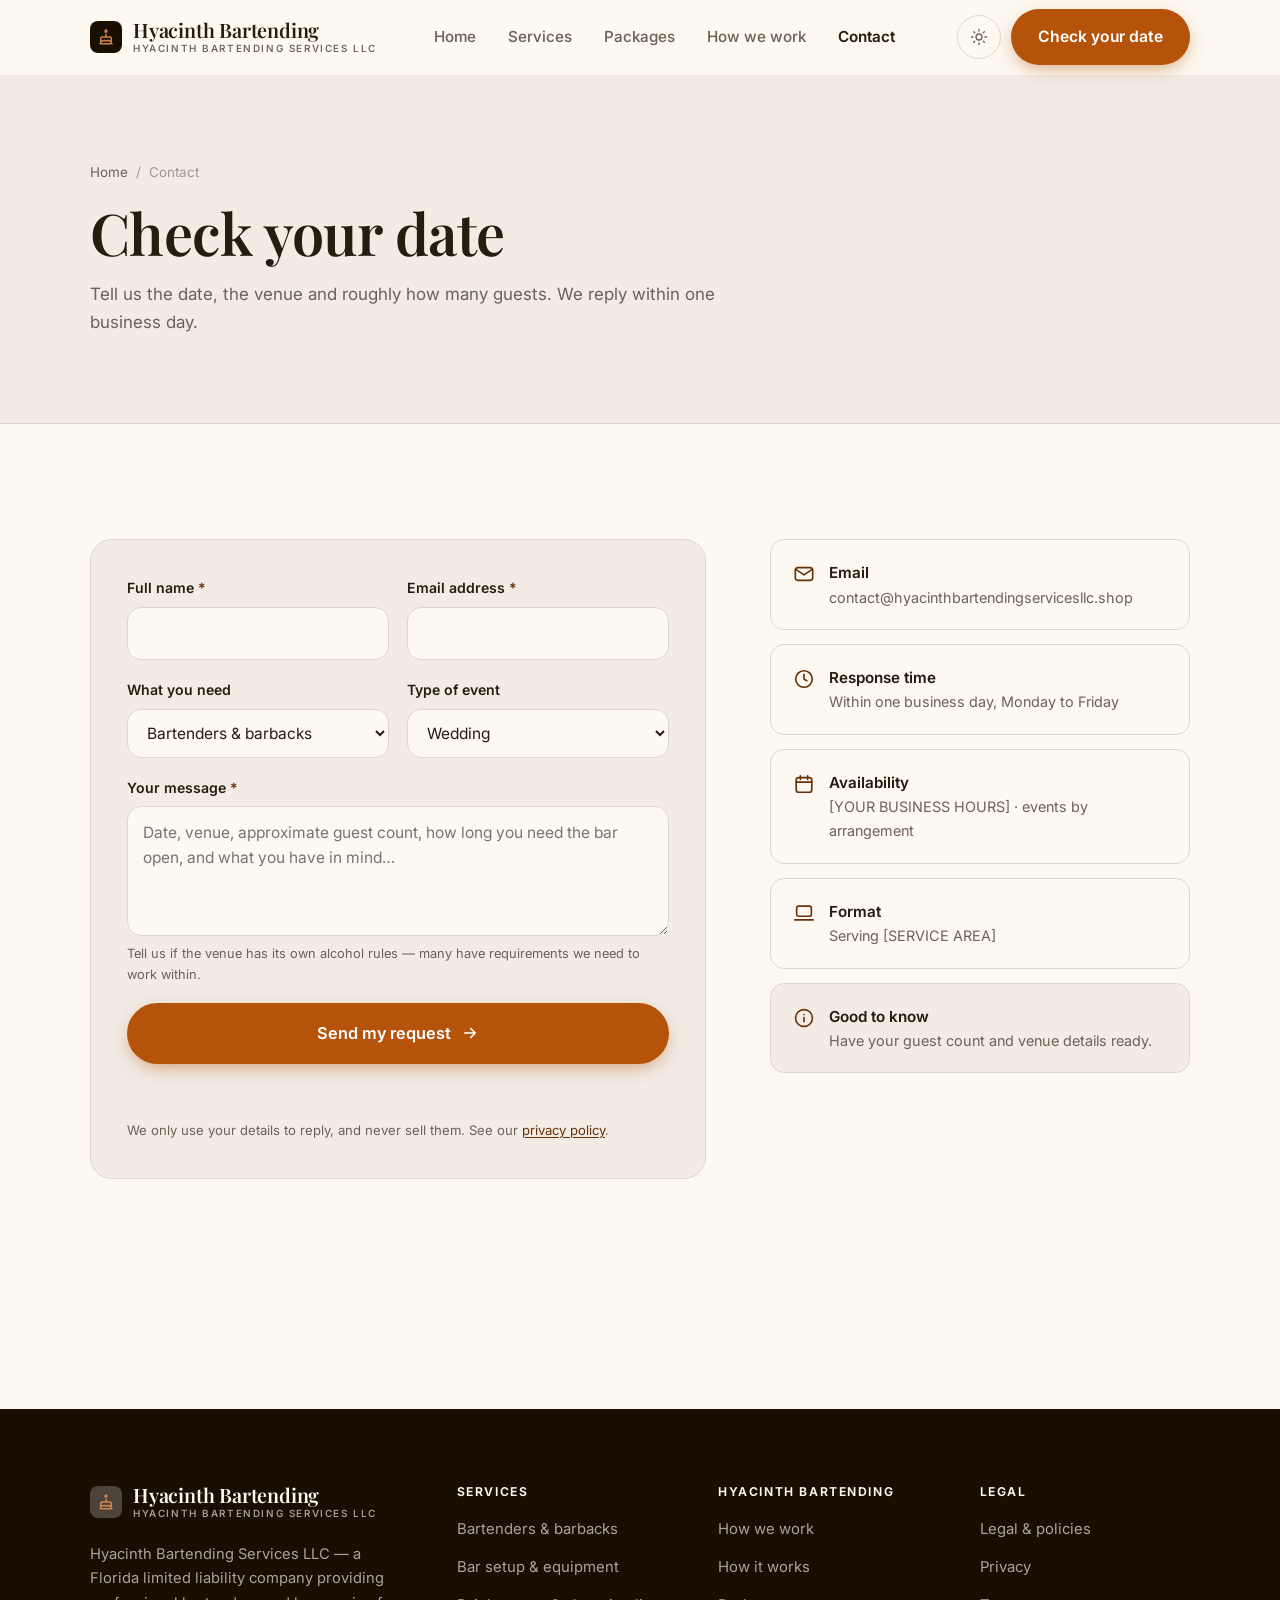
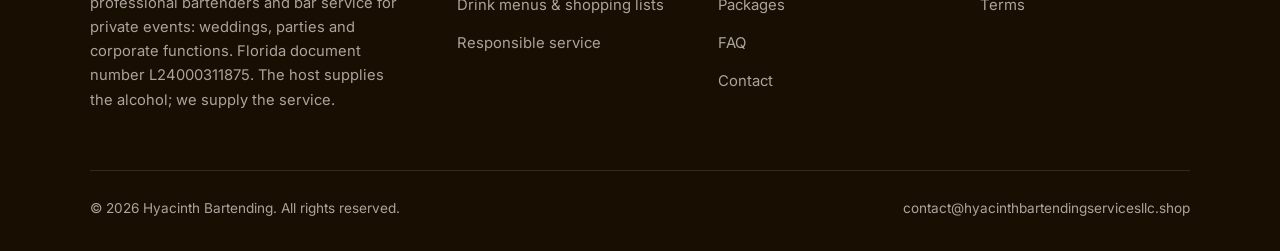
<file: contact.html>
<!DOCTYPE html>
<html lang="en" class="no-js">
<head>
<meta charset="utf-8">
<meta name="viewport" content="width=device-width, initial-scale=1">
<title>Contact — Hyacinth Bartending</title>
<meta name="description" content="Contact Hyacinth Bartending Services LLC about your event. We reply within one business day.">
<link rel="canonical" href="https://hyacinthbartendingservicesllc.shop/contact.html">

<meta property="og:type" content="website">
<meta property="og:url" content="https://hyacinthbartendingservicesllc.shop/contact.html">
<meta property="og:site_name" content="Hyacinth Bartending">
<meta property="og:locale" content="en_US">
<meta property="og:title" content="Contact — Hyacinth Bartending">
<meta property="og:description" content="Contact Hyacinth Bartending Services LLC about your event. We reply within one business day.">
<meta name="theme-color" content="#190e02">

<link rel="icon" href="assets/img/favicon.svg" type="image/svg+xml">
<link rel="preconnect" href="https://fonts.googleapis.com">
<link rel="preconnect" href="https://fonts.gstatic.com" crossorigin>
<link rel="stylesheet" href="https://fonts.googleapis.com/css2?family=Playfair+Display:wght@400;600;700&family=Inter:wght@400..700&display=swap">
<link rel="stylesheet" href="assets/css/style.css">

<!-- Thème appliqué avant le premier rendu (évite le flash) -->
<script>
document.documentElement.classList.remove('no-js');
(function(){try{var t=localStorage.getItem('site-theme');if(t){document.documentElement.setAttribute('data-theme',t);}}catch(e){}})();
</script>
</head>

<body>
<a class="skip-link" href="#main">Skip to main content</a>

<header class="site-header">
  <nav class="wrap nav" aria-label="Main navigation">
    <a class="brand" href="index.html">
      <svg class="brand__mark" viewBox="0 0 64 64" aria-hidden="true">
        <rect class="bm-bg" width="64" height="64" rx="16"/>
        <g class="bm-ic" transform="translate(14 14) scale(1.5)" fill="none" stroke-width="2.1" stroke-linecap="round" stroke-linejoin="round"><path d="M4 21h16M5 21v-7.5A1.5 1.5 0 0 1 6.5 12h11a1.5 1.5 0 0 1 1.5 1.5V21M5 16.5c1.2 0 1.2 1 2.3 1s1.2-1 2.3-1 1.2 1 2.4 1 1.2-1 2.3-1 1.2 1 2.4 1 1.1-1 2.3-1M12 12V8.5"/><path d="M12 5.5c.8 0 1.3-.6 1.3-1.3S12 2.5 12 2.5s-1.3 1-1.3 1.7.5 1.3 1.3 1.3z"/></g>
      </svg>
      <span>Hyacinth Bartending<span class="brand__sub">Hyacinth Bartending Services LLC</span></span>
    </a>

    <ul class="nav__links" id="nav-links">
      <li><a href="index.html">Home</a></li>
      <li><a href="programs.html">Services</a></li>
      <li><a href="index.html#pricing">Packages</a></li>
      <li><a href="about.html">How we work</a></li>
      <li><a href="contact.html" aria-current="page">Contact</a></li>
      <li><a class="btn btn--primary" href="contact.html">Check your date</a></li>
    </ul>

    <div class="nav__cta">
      <button class="theme-toggle" type="button" aria-label="Switch to dark theme">
        <svg class="icon-sun" viewBox="0 0 24 24" fill="none" stroke="currentColor" stroke-width="1.8" stroke-linecap="round" aria-hidden="true"><circle cx="12" cy="12" r="4"/><path d="M12 2v2m0 16v2M2 12h2m16 0h2M4.9 4.9l1.4 1.4m11.4 11.4 1.4 1.4M19.1 4.9l-1.4 1.4M6.3 17.7l-1.4 1.4"/></svg>
        <svg class="icon-moon" viewBox="0 0 24 24" fill="none" stroke="currentColor" stroke-width="1.8" stroke-linecap="round" stroke-linejoin="round" aria-hidden="true"><path d="M21 12.8A9 9 0 1 1 11.2 3a7 7 0 0 0 9.8 9.8z"/></svg>
      </button>
      <a class="btn btn--primary" href="contact.html">Check your date</a>
      <button class="nav__toggle" type="button" aria-expanded="false" aria-controls="nav-links" aria-label="Open menu">
        <svg class="icon-open" viewBox="0 0 24 24" fill="none" stroke="currentColor" stroke-width="2" stroke-linecap="round" aria-hidden="true"><path d="M3 6h18M3 12h18M3 18h18"/></svg>
        <svg class="icon-close" viewBox="0 0 24 24" fill="none" stroke="currentColor" stroke-width="2" stroke-linecap="round" aria-hidden="true"><path d="M6 6l12 12M18 6L6 18"/></svg>
      </button>
    </div>
  </nav>
</header>

<main id="main">

<section class="page-head">
  <div class="wrap">
    <nav class="breadcrumb" aria-label="Breadcrumb">
      <a href="index.html">Home</a><span>/</span><span aria-current="page">Contact</span>
    </nav>
    <h1>Check your date</h1>
    <p>Tell us the date, the venue and roughly how many guests. We reply within one business day.</p>
  </div>
</section>

<section class="section wrap">
  <div class="form-layout">

    <!--
      FORM: the action attribute holds a placeholder id. Create a free form at
      https://formspree.io and replace VOTRE_ID_FORMSPREE. Until then, the button
      opens the visitor's email app with a pre-filled message to contact@hyacinthbartendingservicesllc.shop.
    -->
    <form class="form" id="contact-form" action="https://formspree.io/f/VOTRE_ID_FORMSPREE" method="POST"
          data-email="contact@hyacinthbartendingservicesllc.shop" data-subject="Event bar enquiry"
          data-msg-mail="Your email app will open with the message ready to send." data-msg-sending="Sending…"
          data-msg-ok="Thanks! Your message is on its way. We reply within one business day." data-msg-err="Sending failed. Please email us directly at">
      <div class="form__row">
        <div class="field">
          <label for="nom">Full name <span class="req" aria-hidden="true">*</span></label>
          <input type="text" id="nom" name="nom" autocomplete="name" required>
        </div>
        <div class="field">
          <label for="email">Email address <span class="req" aria-hidden="true">*</span></label>
          <input type="email" id="email" name="email" autocomplete="email" required>
        </div>
      </div>

      <div class="form__row">
        <div class="field">
          <label for="programme">What you need</label>
          <select id="programme" name="programme">
            <option>Bartenders &amp; barbacks</option>
            <option>Bar setup &amp; equipment</option>
            <option>Drink menus &amp; shopping lists</option>
            <option>Responsible service</option>
            <option>Not sure yet</option>
          </select>
        </div>
        <div class="field">
          <label for="niveau">Type of event</label>
          <select id="niveau" name="niveau">
            <option>Wedding</option>
            <option>Private party</option>
            <option>Corporate event</option>
            <option>Not sure yet</option>
          </select>
        </div>
      </div>

      <div class="field">
        <label for="message">Your message <span class="req" aria-hidden="true">*</span></label>
        <textarea id="message" name="message" required placeholder="Date, venue, approximate guest count, how long you need the bar open, and what you have in mind…"></textarea>
        <span class="field__hint">Tell us if the venue has its own alcohol rules — many have requirements we need to work within.</span>
      </div>

      <!-- Bot trap: hidden from humans -->
      <div class="visually-hidden" aria-hidden="true">
        <label for="site-web">Leave this field empty</label>
        <input type="text" id="site-web" name="_gotcha" tabindex="-1" autocomplete="off">
      </div>

      <button class="btn btn--primary btn--lg" type="submit">Send my request <svg viewBox="0 0 24 24" fill="none" stroke="currentColor" stroke-width="2.2" stroke-linecap="round" stroke-linejoin="round" aria-hidden="true"><path d="M5 12h14M13 6l6 6-6 6"/></svg></button>

      <p id="form-status" class="form__status" role="status" aria-live="polite"></p>

      <p class="form__note">
        We only use your details to reply, and never sell them. See our <a href="legal.html#privacy">privacy policy</a>.
      </p>
    </form>

    <aside class="contact-aside">
      <div class="contact-card">
        <svg viewBox="0 0 24 24" fill="none" stroke="currentColor" stroke-width="1.8" stroke-linecap="round" stroke-linejoin="round" aria-hidden="true"><rect x="2.5" y="5" width="19" height="14" rx="3"/><path d="M3 7l9 6 9-6"/></svg>
        <div><b>Email</b><a href="mailto:contact@hyacinthbartendingservicesllc.shop">contact@hyacinthbartendingservicesllc.shop</a></div>
      </div>
      <div class="contact-card">
        <svg viewBox="0 0 24 24" fill="none" stroke="currentColor" stroke-width="1.8" stroke-linecap="round" stroke-linejoin="round" aria-hidden="true"><circle cx="12" cy="12" r="9"/><path d="M12 7v5l3.2 2"/></svg>
        <div><b>Response time</b><span>Within one business day, Monday to Friday</span></div>
      </div>
      <div class="contact-card">
        <svg viewBox="0 0 24 24" fill="none" stroke="currentColor" stroke-width="1.8" stroke-linecap="round" stroke-linejoin="round" aria-hidden="true"><rect x="3.5" y="5" width="17" height="16" rx="2.5"/><path d="M8 3v4M16 3v4M3.5 10h17"/></svg>
        <div><b>Availability</b><span>[YOUR BUSINESS HOURS] · events by arrangement</span></div>
      </div>
      <div class="contact-card">
        <svg viewBox="0 0 24 24" fill="none" stroke="currentColor" stroke-width="1.8" stroke-linecap="round" stroke-linejoin="round" aria-hidden="true"><rect x="4" y="4.5" width="16" height="11" rx="2"/><path d="M2 19.5h20"/></svg>
        <div><b>Format</b><span>Serving [SERVICE AREA]</span></div>
      </div>
      <div class="contact-card contact-card--soft">
        <svg viewBox="0 0 24 24" fill="none" stroke="currentColor" stroke-width="1.8" stroke-linecap="round" stroke-linejoin="round" aria-hidden="true"><circle cx="12" cy="12" r="9.2"/><path d="M12 16v-4.5M12 8.2v.1"/></svg>
        <div><b>Good to know</b><span>Have your guest count and venue details ready.</span></div>
      </div>
    </aside>

  </div>
</section>

</main>

<footer class="site-footer">
  <div class="wrap">
    <div class="footer__grid">
      <div class="footer__brand">
        <a class="brand" href="index.html">
          <svg class="brand__mark" viewBox="0 0 64 64" aria-hidden="true">
        <rect class="bm-bg" width="64" height="64" rx="16"/>
        <g class="bm-ic" transform="translate(14 14) scale(1.5)" fill="none" stroke-width="2.1" stroke-linecap="round" stroke-linejoin="round"><path d="M4 21h16M5 21v-7.5A1.5 1.5 0 0 1 6.5 12h11a1.5 1.5 0 0 1 1.5 1.5V21M5 16.5c1.2 0 1.2 1 2.3 1s1.2-1 2.3-1 1.2 1 2.4 1 1.2-1 2.3-1 1.2 1 2.4 1 1.1-1 2.3-1M12 12V8.5"/><path d="M12 5.5c.8 0 1.3-.6 1.3-1.3S12 2.5 12 2.5s-1.3 1-1.3 1.7.5 1.3 1.3 1.3z"/></g>
      </svg>
          <span>Hyacinth Bartending<span class="brand__sub">Hyacinth Bartending Services LLC</span></span>
        </a>
        <p>Hyacinth Bartending Services LLC — a Florida limited liability company providing professional bartenders and bar service for private events: weddings, parties and corporate functions. Florida document number L24000311875. The host supplies the alcohol; we supply the service.</p>
      </div>

      <div class="footer__col">
        <h4>Services</h4>
        <ul>
          <li><a href="programs.html#staff">Bartenders &amp; barbacks</a></li>
          <li><a href="programs.html#setup">Bar setup &amp; equipment</a></li>
          <li><a href="programs.html#menu">Drink menus &amp; shopping lists</a></li>
          <li><a href="programs.html#responsible">Responsible service</a></li>
        </ul>
      </div>

      <div class="footer__col">
        <h4>Hyacinth Bartending</h4>
        <ul>
          <li><a href="about.html">How we work</a></li>
          <li><a href="index.html#how-it-works">How it works</a></li>
          <li><a href="index.html#pricing">Packages</a></li>
          <li><a href="index.html#faq">FAQ</a></li>
          <li><a href="contact.html">Contact</a></li>
        </ul>
      </div>

      <div class="footer__col">
        <h4>Legal</h4>
        <ul>
          <li><a href="legal.html">Legal &amp; policies</a></li>
          <li><a href="legal.html#privacy">Privacy</a></li>
          <li><a href="legal.html#terms">Terms</a></li>
        </ul>
      </div>
    </div>

    <div class="footer__bottom">
      <p>© <span data-year>2026</span> Hyacinth Bartending. All rights reserved.</p>
      <p><a href="mailto:contact@hyacinthbartendingservicesllc.shop">contact@hyacinthbartendingservicesllc.shop</a></p>
    </div>
  </div>
</footer>

<script src="assets/js/main.js" defer></script>
</body>
</html>
</file>
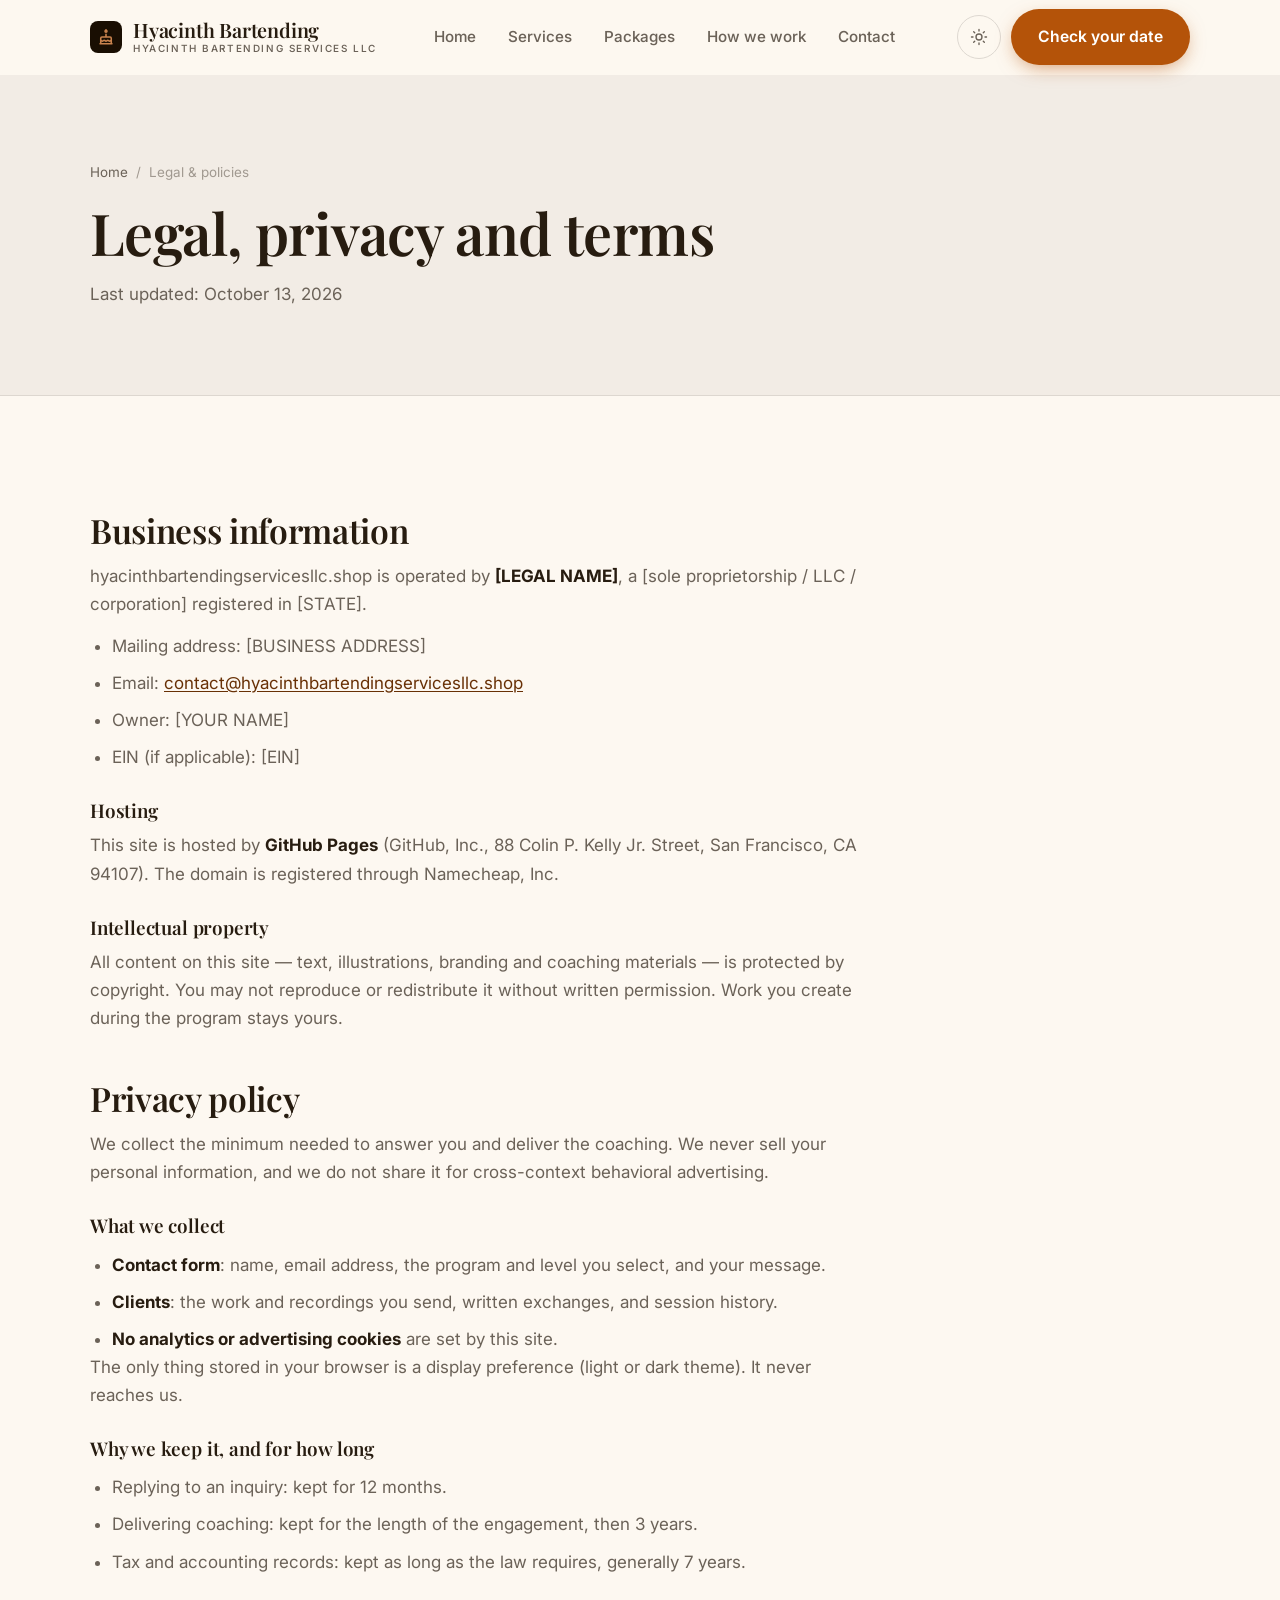
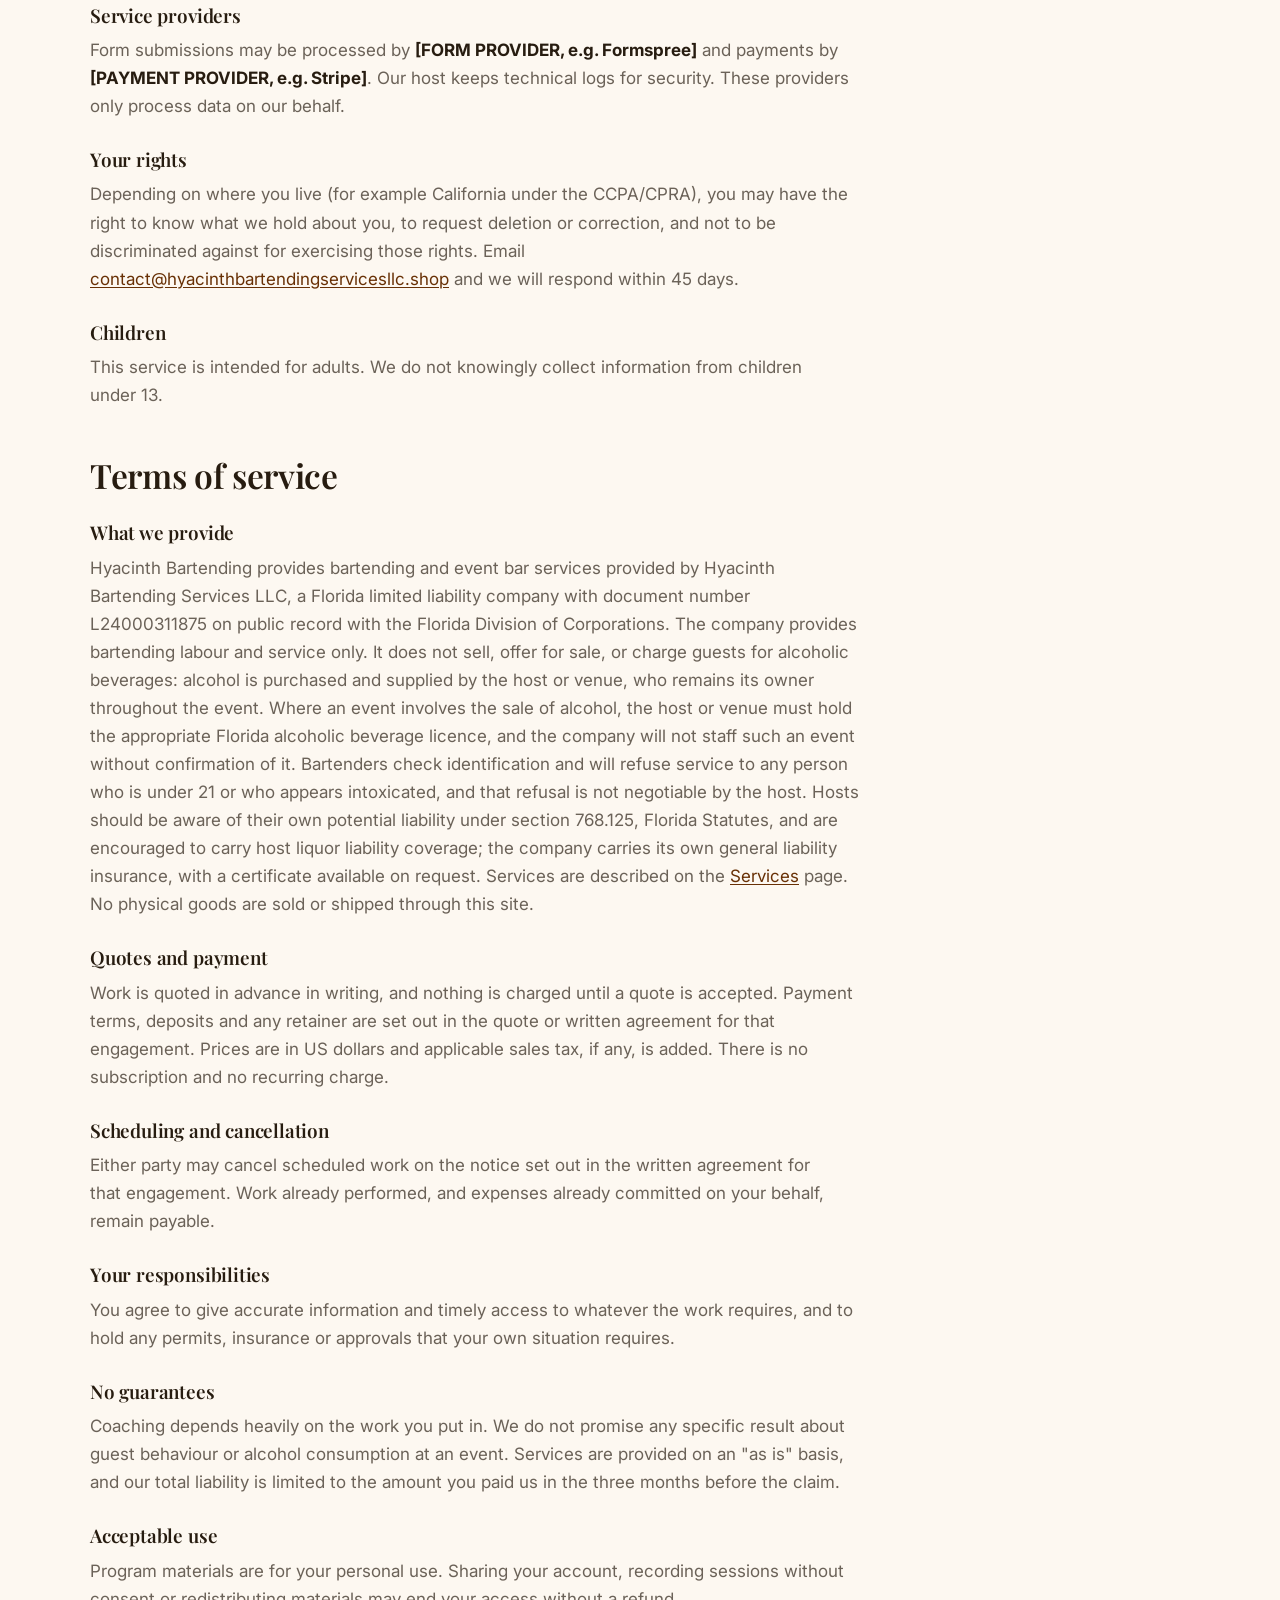
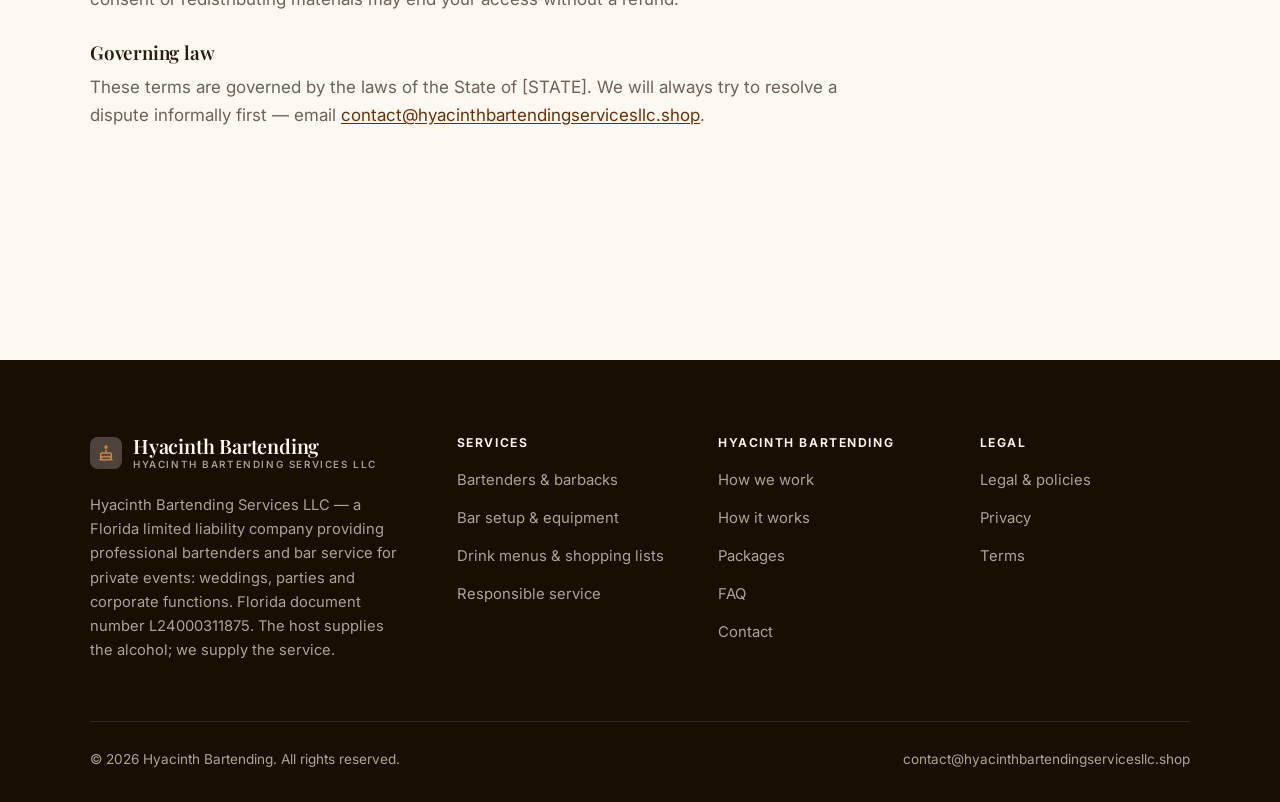
<file: legal.html>
<!DOCTYPE html>
<html lang="en" class="no-js">
<head>
<meta charset="utf-8">
<meta name="viewport" content="width=device-width, initial-scale=1">
<title>Legal, privacy and terms — Hyacinth Bartending</title>
<meta name="description" content="Business information, privacy policy and terms of service for Hyacinth Bartending.">
<meta name="robots" content="noindex">

<meta property="og:type" content="website">
<meta property="og:url" content="https://hyacinthbartendingservicesllc.shop/legal.html">
<meta property="og:site_name" content="Hyacinth Bartending">
<meta property="og:locale" content="en_US">
<meta property="og:title" content="Legal, privacy and terms — Hyacinth Bartending">
<meta property="og:description" content="Business information, privacy policy and terms of service for Hyacinth Bartending.">
<meta name="theme-color" content="#190e02">

<link rel="icon" href="assets/img/favicon.svg" type="image/svg+xml">
<link rel="preconnect" href="https://fonts.googleapis.com">
<link rel="preconnect" href="https://fonts.gstatic.com" crossorigin>
<link rel="stylesheet" href="https://fonts.googleapis.com/css2?family=Playfair+Display:wght@400;600;700&family=Inter:wght@400..700&display=swap">
<link rel="stylesheet" href="assets/css/style.css">

<!-- Thème appliqué avant le premier rendu (évite le flash) -->
<script>
document.documentElement.classList.remove('no-js');
(function(){try{var t=localStorage.getItem('site-theme');if(t){document.documentElement.setAttribute('data-theme',t);}}catch(e){}})();
</script>
</head>

<body>
<a class="skip-link" href="#main">Skip to main content</a>

<header class="site-header">
  <nav class="wrap nav" aria-label="Main navigation">
    <a class="brand" href="index.html">
      <svg class="brand__mark" viewBox="0 0 64 64" aria-hidden="true">
        <rect class="bm-bg" width="64" height="64" rx="16"/>
        <g class="bm-ic" transform="translate(14 14) scale(1.5)" fill="none" stroke-width="2.1" stroke-linecap="round" stroke-linejoin="round"><path d="M4 21h16M5 21v-7.5A1.5 1.5 0 0 1 6.5 12h11a1.5 1.5 0 0 1 1.5 1.5V21M5 16.5c1.2 0 1.2 1 2.3 1s1.2-1 2.3-1 1.2 1 2.4 1 1.2-1 2.3-1 1.2 1 2.4 1 1.1-1 2.3-1M12 12V8.5"/><path d="M12 5.5c.8 0 1.3-.6 1.3-1.3S12 2.5 12 2.5s-1.3 1-1.3 1.7.5 1.3 1.3 1.3z"/></g>
      </svg>
      <span>Hyacinth Bartending<span class="brand__sub">Hyacinth Bartending Services LLC</span></span>
    </a>

    <ul class="nav__links" id="nav-links">
      <li><a href="index.html">Home</a></li>
      <li><a href="programs.html">Services</a></li>
      <li><a href="index.html#pricing">Packages</a></li>
      <li><a href="about.html">How we work</a></li>
      <li><a href="contact.html">Contact</a></li>
      <li><a class="btn btn--primary" href="contact.html">Check your date</a></li>
    </ul>

    <div class="nav__cta">
      <button class="theme-toggle" type="button" aria-label="Switch to dark theme">
        <svg class="icon-sun" viewBox="0 0 24 24" fill="none" stroke="currentColor" stroke-width="1.8" stroke-linecap="round" aria-hidden="true"><circle cx="12" cy="12" r="4"/><path d="M12 2v2m0 16v2M2 12h2m16 0h2M4.9 4.9l1.4 1.4m11.4 11.4 1.4 1.4M19.1 4.9l-1.4 1.4M6.3 17.7l-1.4 1.4"/></svg>
        <svg class="icon-moon" viewBox="0 0 24 24" fill="none" stroke="currentColor" stroke-width="1.8" stroke-linecap="round" stroke-linejoin="round" aria-hidden="true"><path d="M21 12.8A9 9 0 1 1 11.2 3a7 7 0 0 0 9.8 9.8z"/></svg>
      </button>
      <a class="btn btn--primary" href="contact.html">Check your date</a>
      <button class="nav__toggle" type="button" aria-expanded="false" aria-controls="nav-links" aria-label="Open menu">
        <svg class="icon-open" viewBox="0 0 24 24" fill="none" stroke="currentColor" stroke-width="2" stroke-linecap="round" aria-hidden="true"><path d="M3 6h18M3 12h18M3 18h18"/></svg>
        <svg class="icon-close" viewBox="0 0 24 24" fill="none" stroke="currentColor" stroke-width="2" stroke-linecap="round" aria-hidden="true"><path d="M6 6l12 12M18 6L6 18"/></svg>
      </button>
    </div>
  </nav>
</header>

<main id="main">

<section class="page-head">
  <div class="wrap">
    <nav class="breadcrumb" aria-label="Breadcrumb">
      <a href="index.html">Home</a><span>/</span><span aria-current="page">Legal &amp; policies</span>
    </nav>
    <h1>Legal, privacy and terms</h1>
    <p>Last updated: <time datetime="2026-10-13">October 13, 2026</time></p>
  </div>
</section>

<section class="section wrap">
  <div class="prose">

    <!--
      TO DO: this is a skeleton, not legal advice. Replace every [BRACKET] with
      your real details before selling, and have a lawyer review it if you can.
      Consumer protection rules differ by state.
    -->

    <h2 id="business">Business information</h2>
    <p>
      hyacinthbartendingservicesllc.shop is operated by <strong>[LEGAL NAME]</strong>, a [sole proprietorship / LLC / corporation]
      registered in [STATE].
    </p>
    <ul>
      <li>Mailing address: [BUSINESS ADDRESS]</li>
      <li>Email: <a href="mailto:contact@hyacinthbartendingservicesllc.shop">contact@hyacinthbartendingservicesllc.shop</a></li>
      <li>Owner: [YOUR NAME]</li>
      <li>EIN (if applicable): [EIN]</li>
    </ul>

    <h3>Hosting</h3>
    <p>
      This site is hosted by <strong>GitHub Pages</strong> (GitHub, Inc., 88 Colin P. Kelly Jr. Street,
      San Francisco, CA 94107). The domain is registered through Namecheap, Inc.
    </p>

    <h3>Intellectual property</h3>
    <p>
      All content on this site — text, illustrations, branding and coaching materials — is protected by
      copyright. You may not reproduce or redistribute it without written permission. Work you create during
      the program stays yours.
    </p>

    <h2 id="privacy">Privacy policy</h2>
    <p>
      We collect the minimum needed to answer you and deliver the coaching. We never sell your personal
      information, and we do not share it for cross-context behavioral advertising.
    </p>
    <h3>What we collect</h3>
    <ul>
      <li><strong>Contact form</strong>: name, email address, the program and level you select, and your message.</li>
      <li><strong>Clients</strong>: the work and recordings you send, written exchanges, and session history.</li>
      <li><strong>No analytics or advertising cookies</strong> are set by this site.</li>
    </ul>
    <p>
      The only thing stored in your browser is a display preference (light or dark theme). It never reaches us.
    </p>
    <h3>Why we keep it, and for how long</h3>
    <ul>
      <li>Replying to an inquiry: kept for 12 months.</li>
      <li>Delivering coaching: kept for the length of the engagement, then 3 years.</li>
      <li>Tax and accounting records: kept as long as the law requires, generally 7 years.</li>
    </ul>
    <h3>Service providers</h3>
    <p>
      Form submissions may be processed by <strong>[FORM PROVIDER, e.g. Formspree]</strong> and payments by
      <strong>[PAYMENT PROVIDER, e.g. Stripe]</strong>. Our host keeps technical logs for security. These
      providers only process data on our behalf.
    </p>
    <h3>Your rights</h3>
    <p>
      Depending on where you live (for example California under the CCPA/CPRA), you may have the right to
      know what we hold about you, to request deletion or correction, and not to be discriminated against for
      exercising those rights. Email <a href="mailto:contact@hyacinthbartendingservicesllc.shop">contact@hyacinthbartendingservicesllc.shop</a> and we will respond within 45 days.
    </p>
    <h3>Children</h3>
    <p>
      This service is intended for adults. We do not knowingly collect information from children under 13.
    </p>

    <h2 id="terms">Terms of service</h2>
    <h3>What we provide</h3>
    <p>
      Hyacinth Bartending provides bartending and event bar services provided by Hyacinth Bartending Services LLC, a Florida limited liability company with document number L24000311875 on public record with the Florida Division of Corporations. The company provides bartending labour and service only. It does not sell, offer for sale, or charge guests for alcoholic beverages: alcohol is purchased and supplied by the host or venue, who remains its owner throughout the event. Where an event involves the sale of alcohol, the host or venue must hold the appropriate Florida alcoholic beverage licence, and the company will not staff such an event without confirmation of it. Bartenders check identification and will refuse service to any person who is under 21 or who appears intoxicated, and that refusal is not negotiable by the host. Hosts should be aware of their own potential liability under section 768.125, Florida Statutes, and are encouraged to carry host liquor liability coverage; the company carries its own general liability insurance, with a certificate available on request. Services are described on the
      <a href="programs.html">Services</a> page. No physical goods are sold or shipped through this site.
    </p>
    <h3>Quotes and payment</h3>
    <p>
      Work is quoted in advance in writing, and nothing is charged until a quote is accepted. Payment terms,
      deposits and any retainer are set out in the quote or written agreement for that engagement. Prices are in
      US dollars and applicable sales tax, if any, is added. There is no subscription and no recurring charge.
    </p>
    <h3>Scheduling and cancellation</h3>
    <p>
      Either party may cancel scheduled work on the notice set out in the written agreement for that engagement.
      Work already performed, and expenses already committed on your behalf, remain payable.
    </p>
    <h3>Your responsibilities</h3>
    <p>
      You agree to give accurate information and timely access to whatever the work requires, and to hold any
      permits, insurance or approvals that your own situation requires.
    </p>

    <h3>No guarantees</h3>
    <p>
      Coaching depends heavily on the work you put in. We do not promise any specific result
      about guest behaviour or alcohol consumption at an event. Services are provided on an "as is" basis, and our total
      liability is limited to the amount you paid us in the three months before the claim.
    </p>
    <h3>Acceptable use</h3>
    <p>
      Program materials are for your personal use. Sharing your account, recording sessions without consent
      or redistributing materials may end your access without a refund.
    </p>
    <h3>Governing law</h3>
    <p>
      These terms are governed by the laws of the State of [STATE]. We will always try to resolve a dispute
      informally first — email <a href="mailto:contact@hyacinthbartendingservicesllc.shop">contact@hyacinthbartendingservicesllc.shop</a>.
    </p>

  </div>
</section>

</main>

<footer class="site-footer">
  <div class="wrap">
    <div class="footer__grid">
      <div class="footer__brand">
        <a class="brand" href="index.html">
          <svg class="brand__mark" viewBox="0 0 64 64" aria-hidden="true">
        <rect class="bm-bg" width="64" height="64" rx="16"/>
        <g class="bm-ic" transform="translate(14 14) scale(1.5)" fill="none" stroke-width="2.1" stroke-linecap="round" stroke-linejoin="round"><path d="M4 21h16M5 21v-7.5A1.5 1.5 0 0 1 6.5 12h11a1.5 1.5 0 0 1 1.5 1.5V21M5 16.5c1.2 0 1.2 1 2.3 1s1.2-1 2.3-1 1.2 1 2.4 1 1.2-1 2.3-1 1.2 1 2.4 1 1.1-1 2.3-1M12 12V8.5"/><path d="M12 5.5c.8 0 1.3-.6 1.3-1.3S12 2.5 12 2.5s-1.3 1-1.3 1.7.5 1.3 1.3 1.3z"/></g>
      </svg>
          <span>Hyacinth Bartending<span class="brand__sub">Hyacinth Bartending Services LLC</span></span>
        </a>
        <p>Hyacinth Bartending Services LLC — a Florida limited liability company providing professional bartenders and bar service for private events: weddings, parties and corporate functions. Florida document number L24000311875. The host supplies the alcohol; we supply the service.</p>
      </div>

      <div class="footer__col">
        <h4>Services</h4>
        <ul>
          <li><a href="programs.html#staff">Bartenders &amp; barbacks</a></li>
          <li><a href="programs.html#setup">Bar setup &amp; equipment</a></li>
          <li><a href="programs.html#menu">Drink menus &amp; shopping lists</a></li>
          <li><a href="programs.html#responsible">Responsible service</a></li>
        </ul>
      </div>

      <div class="footer__col">
        <h4>Hyacinth Bartending</h4>
        <ul>
          <li><a href="about.html">How we work</a></li>
          <li><a href="index.html#how-it-works">How it works</a></li>
          <li><a href="index.html#pricing">Packages</a></li>
          <li><a href="index.html#faq">FAQ</a></li>
          <li><a href="contact.html">Contact</a></li>
        </ul>
      </div>

      <div class="footer__col">
        <h4>Legal</h4>
        <ul>
          <li><a href="legal.html">Legal &amp; policies</a></li>
          <li><a href="legal.html#privacy">Privacy</a></li>
          <li><a href="legal.html#terms">Terms</a></li>
        </ul>
      </div>
    </div>

    <div class="footer__bottom">
      <p>© <span data-year>2026</span> Hyacinth Bartending. All rights reserved.</p>
      <p><a href="mailto:contact@hyacinthbartendingservicesllc.shop">contact@hyacinthbartendingservicesllc.shop</a></p>
    </div>
  </div>
</footer>

<script src="assets/js/main.js" defer></script>
</body>
</html>
</file>
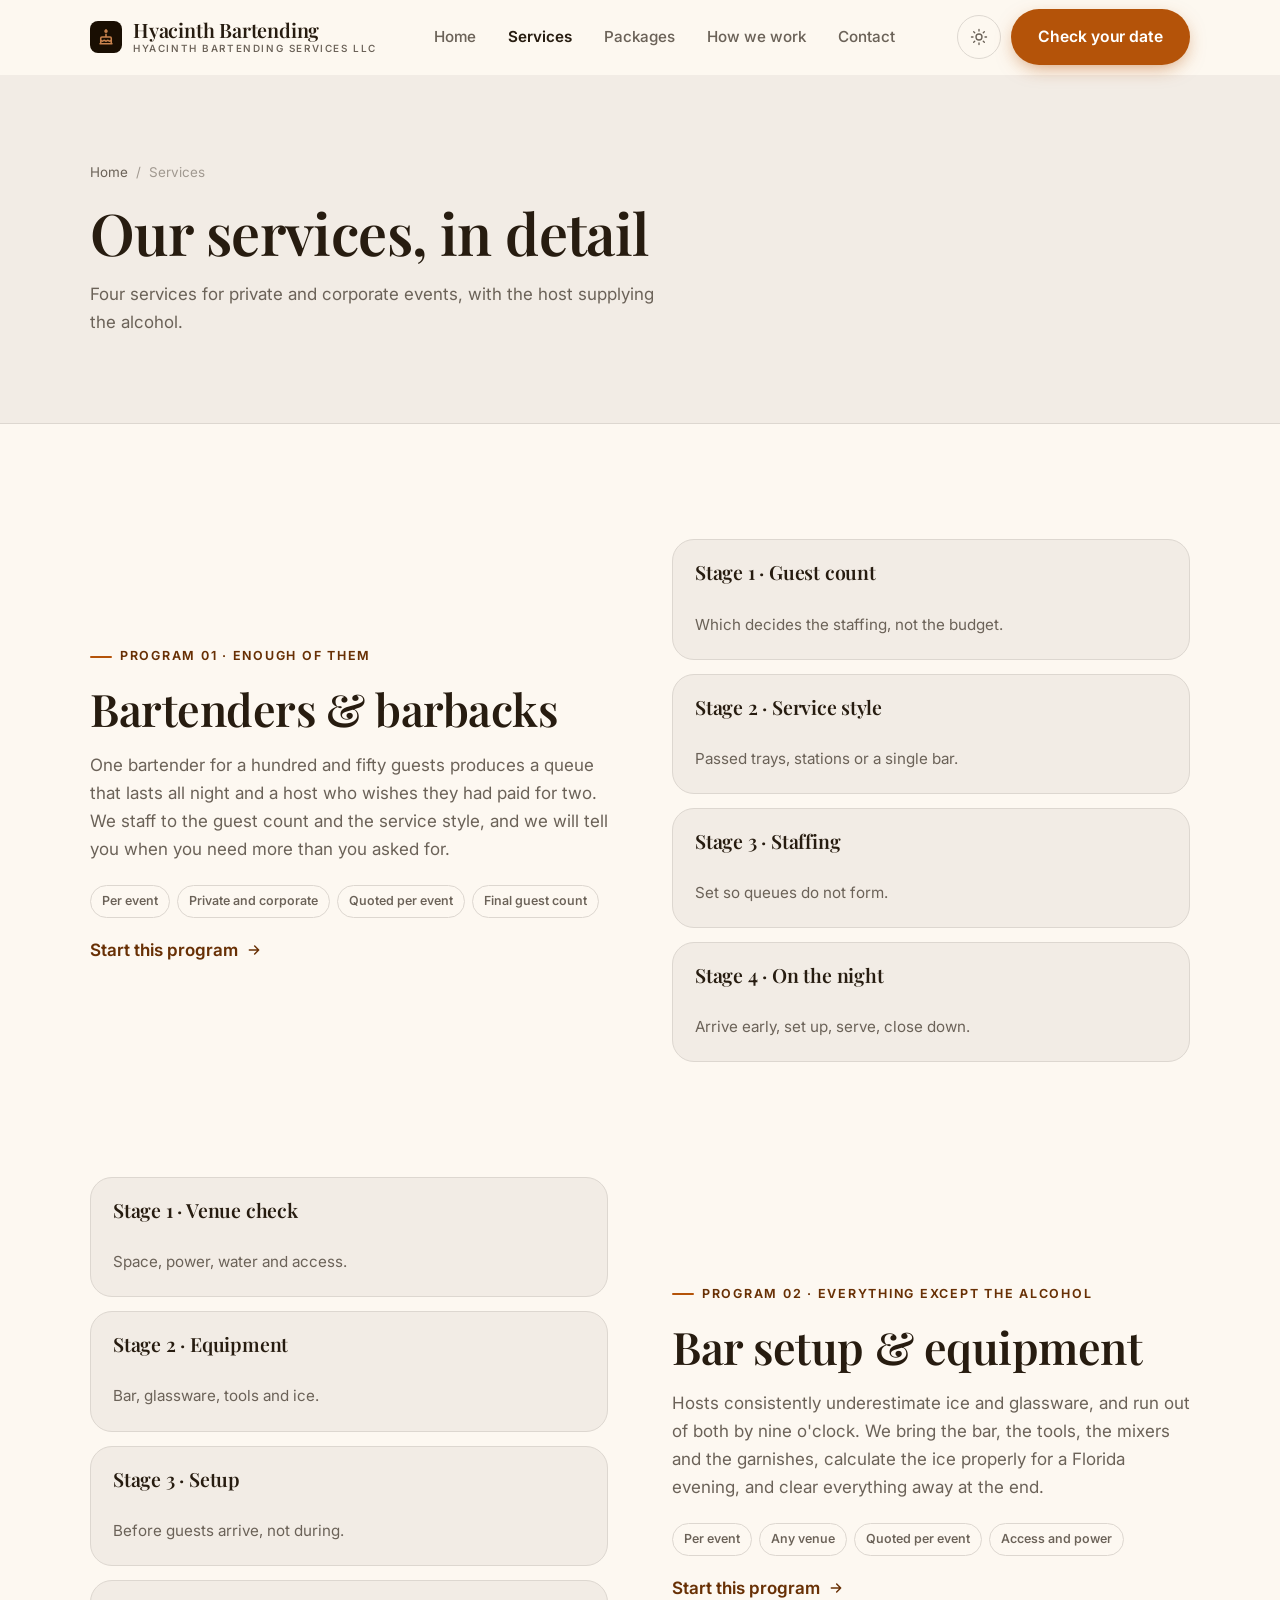
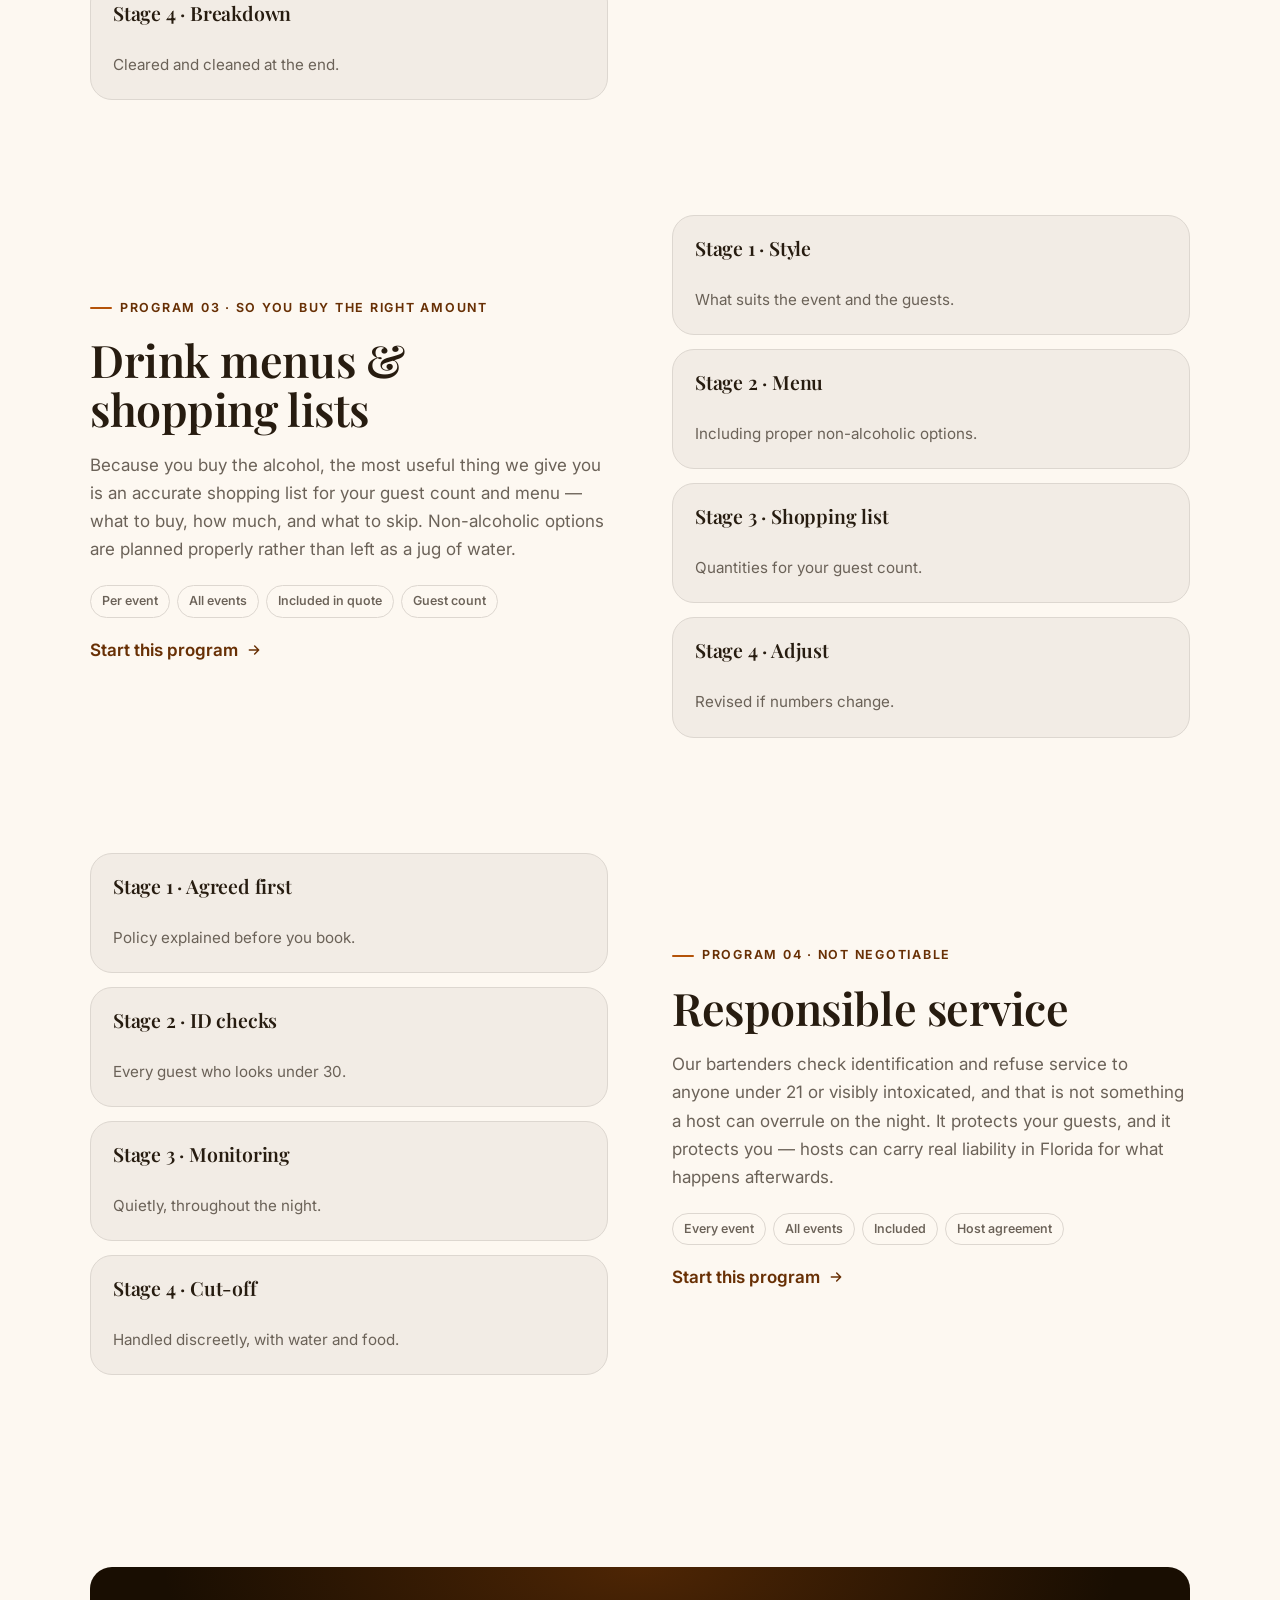
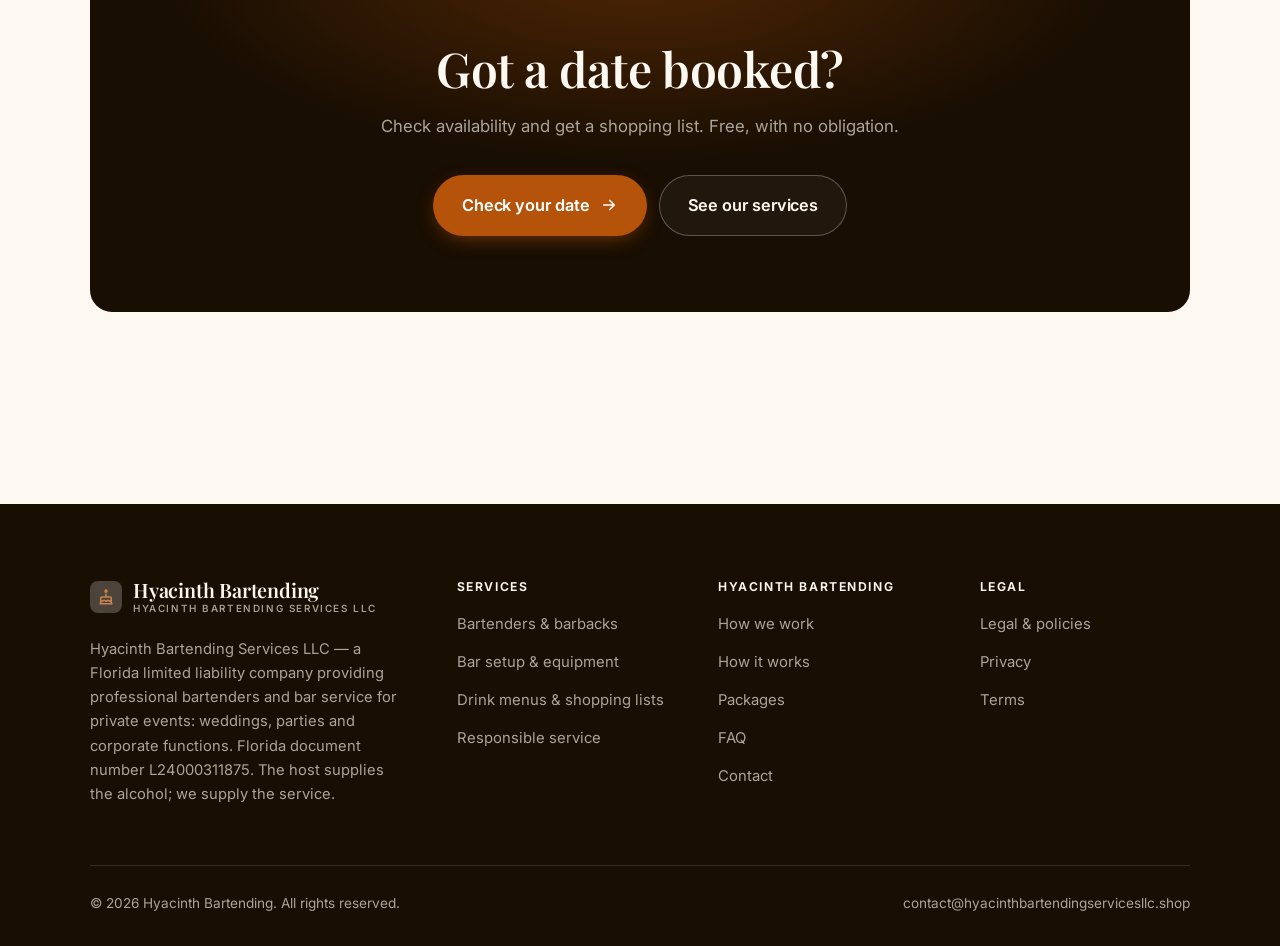
<file: programs.html>
<!DOCTYPE html>
<html lang="en" class="no-js">
<head>
<meta charset="utf-8">
<meta name="viewport" content="width=device-width, initial-scale=1">
<title>Services — Hyacinth Bartending</title>
<meta name="description" content="Services of Hyacinth Bartending Services LLC: bartenders and barbacks, bar setup and equipment, drink menus and shopping lists, and responsible service.">
<link rel="canonical" href="https://hyacinthbartendingservicesllc.shop/programs.html">

<meta property="og:type" content="website">
<meta property="og:url" content="https://hyacinthbartendingservicesllc.shop/programs.html">
<meta property="og:site_name" content="Hyacinth Bartending">
<meta property="og:locale" content="en_US">
<meta property="og:title" content="Services — Hyacinth Bartending">
<meta property="og:description" content="Services of Hyacinth Bartending Services LLC: bartenders and barbacks, bar setup and equipment, drink menus and shopping lists, and responsible service.">
<meta name="theme-color" content="#190e02">

<link rel="icon" href="assets/img/favicon.svg" type="image/svg+xml">
<link rel="preconnect" href="https://fonts.googleapis.com">
<link rel="preconnect" href="https://fonts.gstatic.com" crossorigin>
<link rel="stylesheet" href="https://fonts.googleapis.com/css2?family=Playfair+Display:wght@400;600;700&family=Inter:wght@400..700&display=swap">
<link rel="stylesheet" href="assets/css/style.css">

<!-- Thème appliqué avant le premier rendu (évite le flash) -->
<script>
document.documentElement.classList.remove('no-js');
(function(){try{var t=localStorage.getItem('site-theme');if(t){document.documentElement.setAttribute('data-theme',t);}}catch(e){}})();
</script>
</head>

<body>
<a class="skip-link" href="#main">Skip to main content</a>

<header class="site-header">
  <nav class="wrap nav" aria-label="Main navigation">
    <a class="brand" href="index.html">
      <svg class="brand__mark" viewBox="0 0 64 64" aria-hidden="true">
        <rect class="bm-bg" width="64" height="64" rx="16"/>
        <g class="bm-ic" transform="translate(14 14) scale(1.5)" fill="none" stroke-width="2.1" stroke-linecap="round" stroke-linejoin="round"><path d="M4 21h16M5 21v-7.5A1.5 1.5 0 0 1 6.5 12h11a1.5 1.5 0 0 1 1.5 1.5V21M5 16.5c1.2 0 1.2 1 2.3 1s1.2-1 2.3-1 1.2 1 2.4 1 1.2-1 2.3-1 1.2 1 2.4 1 1.1-1 2.3-1M12 12V8.5"/><path d="M12 5.5c.8 0 1.3-.6 1.3-1.3S12 2.5 12 2.5s-1.3 1-1.3 1.7.5 1.3 1.3 1.3z"/></g>
      </svg>
      <span>Hyacinth Bartending<span class="brand__sub">Hyacinth Bartending Services LLC</span></span>
    </a>

    <ul class="nav__links" id="nav-links">
      <li><a href="index.html">Home</a></li>
      <li><a href="programs.html" aria-current="page">Services</a></li>
      <li><a href="index.html#pricing">Packages</a></li>
      <li><a href="about.html">How we work</a></li>
      <li><a href="contact.html">Contact</a></li>
      <li><a class="btn btn--primary" href="contact.html">Check your date</a></li>
    </ul>

    <div class="nav__cta">
      <button class="theme-toggle" type="button" aria-label="Switch to dark theme">
        <svg class="icon-sun" viewBox="0 0 24 24" fill="none" stroke="currentColor" stroke-width="1.8" stroke-linecap="round" aria-hidden="true"><circle cx="12" cy="12" r="4"/><path d="M12 2v2m0 16v2M2 12h2m16 0h2M4.9 4.9l1.4 1.4m11.4 11.4 1.4 1.4M19.1 4.9l-1.4 1.4M6.3 17.7l-1.4 1.4"/></svg>
        <svg class="icon-moon" viewBox="0 0 24 24" fill="none" stroke="currentColor" stroke-width="1.8" stroke-linecap="round" stroke-linejoin="round" aria-hidden="true"><path d="M21 12.8A9 9 0 1 1 11.2 3a7 7 0 0 0 9.8 9.8z"/></svg>
      </button>
      <a class="btn btn--primary" href="contact.html">Check your date</a>
      <button class="nav__toggle" type="button" aria-expanded="false" aria-controls="nav-links" aria-label="Open menu">
        <svg class="icon-open" viewBox="0 0 24 24" fill="none" stroke="currentColor" stroke-width="2" stroke-linecap="round" aria-hidden="true"><path d="M3 6h18M3 12h18M3 18h18"/></svg>
        <svg class="icon-close" viewBox="0 0 24 24" fill="none" stroke="currentColor" stroke-width="2" stroke-linecap="round" aria-hidden="true"><path d="M6 6l12 12M18 6L6 18"/></svg>
      </button>
    </div>
  </nav>
</header>

<main id="main">

<section class="page-head">
  <div class="wrap">
    <nav class="breadcrumb" aria-label="Breadcrumb">
      <a href="index.html">Home</a><span>/</span><span aria-current="page">Services</span>
    </nav>
    <h1>Our services, in detail</h1>
    <p>Four services for private and corporate events, with the host supplying the alcohol.</p>
  </div>
</section>

<section class="section wrap" id="staff">
  <div class="split reveal">
    <div>
      <span class="eyebrow">Program 01 · Enough of them</span>
      <h2>Bartenders &amp; barbacks</h2>
      <p>One bartender for a hundred and fifty guests produces a queue that lasts all night and a host who wishes they had paid for two. We staff to the guest count and the service style, and we will tell you when you need more than you asked for.</p>
      <ul class="tags"><li>Per event</li><li>Private and corporate</li><li>Quoted per event</li><li>Final guest count</li></ul>
      <p><a class="arrow-link" href="contact.html">Start this program <svg viewBox="0 0 24 24" fill="none" stroke="currentColor" stroke-width="2.2" stroke-linecap="round" stroke-linejoin="round" aria-hidden="true"><path d="M5 12h14M13 6l6 6-6 6"/></svg></a></p>
    </div>
    <div class="grid grid--2 grid--tight">
      <article class="card card--sm">
        <h3>Stage 1 · Guest count</h3>
        <p>Which decides the staffing, not the budget.</p>
      </article>
      <article class="card card--sm">
        <h3>Stage 2 · Service style</h3>
        <p>Passed trays, stations or a single bar.</p>
      </article>
      <article class="card card--sm">
        <h3>Stage 3 · Staffing</h3>
        <p>Set so queues do not form.</p>
      </article>
      <article class="card card--sm">
        <h3>Stage 4 · On the night</h3>
        <p>Arrive early, set up, serve, close down.</p>
      </article>
    </div>
  </div>
</section>

<section class="section section--flush wrap" id="setup">
  <div class="split reveal">
    <div class="grid grid--2 grid--tight">
      <article class="card card--sm">
        <h3>Stage 1 · Venue check</h3>
        <p>Space, power, water and access.</p>
      </article>
      <article class="card card--sm">
        <h3>Stage 2 · Equipment</h3>
        <p>Bar, glassware, tools and ice.</p>
      </article>
      <article class="card card--sm">
        <h3>Stage 3 · Setup</h3>
        <p>Before guests arrive, not during.</p>
      </article>
      <article class="card card--sm">
        <h3>Stage 4 · Breakdown</h3>
        <p>Cleared and cleaned at the end.</p>
      </article>
    </div>
    <div>
      <span class="eyebrow">Program 02 · Everything except the alcohol</span>
      <h2>Bar setup &amp; equipment</h2>
      <p>Hosts consistently underestimate ice and glassware, and run out of both by nine o'clock. We bring the bar, the tools, the mixers and the garnishes, calculate the ice properly for a Florida evening, and clear everything away at the end.</p>
      <ul class="tags"><li>Per event</li><li>Any venue</li><li>Quoted per event</li><li>Access and power</li></ul>
      <p><a class="arrow-link" href="contact.html">Start this program <svg viewBox="0 0 24 24" fill="none" stroke="currentColor" stroke-width="2.2" stroke-linecap="round" stroke-linejoin="round" aria-hidden="true"><path d="M5 12h14M13 6l6 6-6 6"/></svg></a></p>
    </div>
  </div>
</section>

<section class="section section--flush wrap" id="menu">
  <div class="split reveal">
    <div>
      <span class="eyebrow">Program 03 · So you buy the right amount</span>
      <h2>Drink menus &amp; shopping lists</h2>
      <p>Because you buy the alcohol, the most useful thing we give you is an accurate shopping list for your guest count and menu — what to buy, how much, and what to skip. Non-alcoholic options are planned properly rather than left as a jug of water.</p>
      <ul class="tags"><li>Per event</li><li>All events</li><li>Included in quote</li><li>Guest count</li></ul>
      <p><a class="arrow-link" href="contact.html">Start this program <svg viewBox="0 0 24 24" fill="none" stroke="currentColor" stroke-width="2.2" stroke-linecap="round" stroke-linejoin="round" aria-hidden="true"><path d="M5 12h14M13 6l6 6-6 6"/></svg></a></p>
    </div>
    <div class="grid grid--2 grid--tight">
      <article class="card card--sm">
        <h3>Stage 1 · Style</h3>
        <p>What suits the event and the guests.</p>
      </article>
      <article class="card card--sm">
        <h3>Stage 2 · Menu</h3>
        <p>Including proper non-alcoholic options.</p>
      </article>
      <article class="card card--sm">
        <h3>Stage 3 · Shopping list</h3>
        <p>Quantities for your guest count.</p>
      </article>
      <article class="card card--sm">
        <h3>Stage 4 · Adjust</h3>
        <p>Revised if numbers change.</p>
      </article>
    </div>
  </div>
</section>

<section class="section section--flush wrap" id="responsible">
  <div class="split reveal">
    <div class="grid grid--2 grid--tight">
      <article class="card card--sm">
        <h3>Stage 1 · Agreed first</h3>
        <p>Policy explained before you book.</p>
      </article>
      <article class="card card--sm">
        <h3>Stage 2 · ID checks</h3>
        <p>Every guest who looks under 30.</p>
      </article>
      <article class="card card--sm">
        <h3>Stage 3 · Monitoring</h3>
        <p>Quietly, throughout the night.</p>
      </article>
      <article class="card card--sm">
        <h3>Stage 4 · Cut-off</h3>
        <p>Handled discreetly, with water and food.</p>
      </article>
    </div>
    <div>
      <span class="eyebrow">Program 04 · Not negotiable</span>
      <h2>Responsible service</h2>
      <p>Our bartenders check identification and refuse service to anyone under 21 or visibly intoxicated, and that is not something a host can overrule on the night. It protects your guests, and it protects you — hosts can carry real liability in Florida for what happens afterwards.</p>
      <ul class="tags"><li>Every event</li><li>All events</li><li>Included</li><li>Host agreement</li></ul>
      <p><a class="arrow-link" href="contact.html">Start this program <svg viewBox="0 0 24 24" fill="none" stroke="currentColor" stroke-width="2.2" stroke-linecap="round" stroke-linejoin="round" aria-hidden="true"><path d="M5 12h14M13 6l6 6-6 6"/></svg></a></p>
    </div>
  </div>
</section>

<section class="wrap section--tight">
  <div class="cta-band reveal">
    <h2>Got a date booked?</h2>
    <p>Check availability and get a shopping list. Free, with no obligation.</p>
    <div class="hero__actions">
      <a class="btn btn--primary btn--lg" href="contact.html">Check your date <svg viewBox="0 0 24 24" fill="none" stroke="currentColor" stroke-width="2.2" stroke-linecap="round" stroke-linejoin="round" aria-hidden="true"><path d="M5 12h14M13 6l6 6-6 6"/></svg></a>
      <a class="btn btn--on-dark btn--lg" href="programs.html">See our services</a>
    </div>
  </div>
</section>

</main>

<footer class="site-footer">
  <div class="wrap">
    <div class="footer__grid">
      <div class="footer__brand">
        <a class="brand" href="index.html">
          <svg class="brand__mark" viewBox="0 0 64 64" aria-hidden="true">
        <rect class="bm-bg" width="64" height="64" rx="16"/>
        <g class="bm-ic" transform="translate(14 14) scale(1.5)" fill="none" stroke-width="2.1" stroke-linecap="round" stroke-linejoin="round"><path d="M4 21h16M5 21v-7.5A1.5 1.5 0 0 1 6.5 12h11a1.5 1.5 0 0 1 1.5 1.5V21M5 16.5c1.2 0 1.2 1 2.3 1s1.2-1 2.3-1 1.2 1 2.4 1 1.2-1 2.3-1 1.2 1 2.4 1 1.1-1 2.3-1M12 12V8.5"/><path d="M12 5.5c.8 0 1.3-.6 1.3-1.3S12 2.5 12 2.5s-1.3 1-1.3 1.7.5 1.3 1.3 1.3z"/></g>
      </svg>
          <span>Hyacinth Bartending<span class="brand__sub">Hyacinth Bartending Services LLC</span></span>
        </a>
        <p>Hyacinth Bartending Services LLC — a Florida limited liability company providing professional bartenders and bar service for private events: weddings, parties and corporate functions. Florida document number L24000311875. The host supplies the alcohol; we supply the service.</p>
      </div>

      <div class="footer__col">
        <h4>Services</h4>
        <ul>
          <li><a href="programs.html#staff">Bartenders &amp; barbacks</a></li>
          <li><a href="programs.html#setup">Bar setup &amp; equipment</a></li>
          <li><a href="programs.html#menu">Drink menus &amp; shopping lists</a></li>
          <li><a href="programs.html#responsible">Responsible service</a></li>
        </ul>
      </div>

      <div class="footer__col">
        <h4>Hyacinth Bartending</h4>
        <ul>
          <li><a href="about.html">How we work</a></li>
          <li><a href="index.html#how-it-works">How it works</a></li>
          <li><a href="index.html#pricing">Packages</a></li>
          <li><a href="index.html#faq">FAQ</a></li>
          <li><a href="contact.html">Contact</a></li>
        </ul>
      </div>

      <div class="footer__col">
        <h4>Legal</h4>
        <ul>
          <li><a href="legal.html">Legal &amp; policies</a></li>
          <li><a href="legal.html#privacy">Privacy</a></li>
          <li><a href="legal.html#terms">Terms</a></li>
        </ul>
      </div>
    </div>

    <div class="footer__bottom">
      <p>© <span data-year>2026</span> Hyacinth Bartending. All rights reserved.</p>
      <p><a href="mailto:contact@hyacinthbartendingservicesllc.shop">contact@hyacinthbartendingservicesllc.shop</a></p>
    </div>
  </div>
</footer>

<script src="assets/js/main.js" defer></script>
</body>
</html>
</file>
<file: assets/css/style.css>
/* Hyacinth Bartending — couleurs et polices de la marque.
   Modifier ces valeurs suffit à changer l'identité visuelle de tout le site. */
:root {
  --c-accent:    #b45309;
  --c-on-accent: #ffffff;
  --c-ink:       #190e02;
  --c-paper:     #fdf8f1;

  --accent-ink-light: color-mix(in srgb, var(--c-accent) 58%, black);
  --accent-on-dark:   color-mix(in srgb, var(--c-accent) 72%, white);

  --font-display: "Playfair Display", Georgia, "Times New Roman", serif;
  --font-body: "Inter", system-ui, -apple-system, "Segoe UI", sans-serif;
  --display-weight: 600;
  --display-tracking: -.01em;
}

/* ==========================================================================
   Feuille de style commune aux sites de coaching
   Les couleurs de marque (--c-accent, --c-on-accent, --c-ink, --c-paper) et
   les polices sont définies juste au-dessus, par site. Tout le reste en dérive.
   ========================================================================== */

/* --------------------------------------------------------------------------
   1. Tokens dérivés
   -------------------------------------------------------------------------- */

:root {
  /* Thème clair */
  --paper:      var(--c-paper);
  --paper-2:    color-mix(in srgb, var(--c-paper) 95%, var(--c-ink));
  --paper-3:    color-mix(in srgb, var(--c-paper) 89%, var(--c-ink));
  --line:       color-mix(in srgb, var(--c-paper) 86%, var(--c-ink));
  --text:       color-mix(in srgb, var(--c-ink) 94%, var(--c-paper));
  --muted:      color-mix(in srgb, var(--c-ink) 64%, var(--c-paper));
  --accent:     var(--c-accent);
  --accent-600: color-mix(in srgb, var(--c-accent) 86%, black);
  --accent-ink: var(--accent-ink-light);
  --on-accent:  var(--c-on-accent);
  --ink:        var(--c-ink);
  --ink-soft:   color-mix(in srgb, var(--c-ink) 90%, white);
  --on-ink:     var(--c-paper);
  --on-ink-mut: color-mix(in srgb, var(--c-paper) 64%, var(--c-ink));
  --brand-bg:   var(--c-ink);

  /* Rayons */
  --r-sm: 8px;
  --r-md: 14px;
  --r-lg: 22px;
  --r-full: 999px;

  /* Ombres */
  --sh-1: 0 1px 2px rgba(0, 0, 0, .05), 0 2px 8px rgba(0, 0, 0, .04);
  --sh-2: 0 2px 4px rgba(0, 0, 0, .05), 0 12px 32px rgba(0, 0, 0, .09);
  --sh-3: 0 4px 8px rgba(0, 0, 0, .06), 0 24px 56px rgba(0, 0, 0, .14);

  /* Rythme */
  --gutter: clamp(16px, 4vw, 40px);
  --maxw: 1180px;
  --section-y: clamp(64px, 9vw, 124px);

  --ease: cubic-bezier(.22, .61, .36, 1);
}

/* Thème sombre — suit le système, sauf si l'utilisateur a choisi « clair » */
@media (prefers-color-scheme: dark) {
  :root:not([data-theme="light"]) {
    --paper:      var(--c-ink);
    --paper-2:    color-mix(in srgb, var(--c-ink) 92%, white);
    --paper-3:    color-mix(in srgb, var(--c-ink) 86%, white);
    --line:       color-mix(in srgb, var(--c-ink) 80%, white);
    --text:       color-mix(in srgb, var(--c-paper) 94%, var(--c-ink));
    --muted:      color-mix(in srgb, var(--c-paper) 66%, var(--c-ink));
    --accent-ink: var(--accent-on-dark);
    --ink:        color-mix(in srgb, var(--c-ink) 72%, black);
    --brand-bg:   color-mix(in srgb, var(--c-ink) 80%, white);
    --sh-1: 0 1px 2px rgba(0, 0, 0, .4), 0 2px 8px rgba(0, 0, 0, .3);
    --sh-2: 0 2px 4px rgba(0, 0, 0, .4), 0 12px 32px rgba(0, 0, 0, .45);
    --sh-3: 0 4px 8px rgba(0, 0, 0, .45), 0 24px 56px rgba(0, 0, 0, .55);
  }
}

/* Thème sombre — choix explicite */
:root[data-theme="dark"] {
  --paper:      var(--c-ink);
  --paper-2:    color-mix(in srgb, var(--c-ink) 92%, white);
  --paper-3:    color-mix(in srgb, var(--c-ink) 86%, white);
  --line:       color-mix(in srgb, var(--c-ink) 80%, white);
  --text:       color-mix(in srgb, var(--c-paper) 94%, var(--c-ink));
  --muted:      color-mix(in srgb, var(--c-paper) 66%, var(--c-ink));
  --accent-ink: var(--accent-on-dark);
  --ink:        color-mix(in srgb, var(--c-ink) 72%, black);
  --brand-bg:   color-mix(in srgb, var(--c-ink) 80%, white);
  --sh-1: 0 1px 2px rgba(0, 0, 0, .4), 0 2px 8px rgba(0, 0, 0, .3);
  --sh-2: 0 2px 4px rgba(0, 0, 0, .4), 0 12px 32px rgba(0, 0, 0, .45);
  --sh-3: 0 4px 8px rgba(0, 0, 0, .45), 0 24px 56px rgba(0, 0, 0, .55);
}

/* --------------------------------------------------------------------------
   2. Reset / base
   -------------------------------------------------------------------------- */

*, *::before, *::after { box-sizing: border-box; }

* { margin: 0; }

html {
  -webkit-text-size-adjust: 100%;
  scroll-behavior: smooth;
  scroll-padding-top: 88px;
}

body {
  background: var(--paper);
  color: var(--text);
  font-family: var(--font-body);
  font-size: 17px;
  line-height: 1.65;
  -webkit-font-smoothing: antialiased;
  text-rendering: optimizeLegibility;
  overflow-x: hidden;
}

img, svg, video { display: block; max-width: 100%; height: auto; }

a { color: inherit; text-decoration: none; }

button, input, textarea, select { font: inherit; color: inherit; }

h1, h2, h3, h4 {
  font-family: var(--font-display);
  font-weight: var(--display-weight);
  line-height: 1.08;
  letter-spacing: var(--display-tracking);
  text-wrap: balance;
}

p { text-wrap: pretty; }

:focus-visible {
  outline: 3px solid var(--accent);
  outline-offset: 3px;
  border-radius: 4px;
}

::selection { background: var(--accent); color: var(--on-accent); }

/* --------------------------------------------------------------------------
   3. Utilitaires de mise en page
   -------------------------------------------------------------------------- */

.wrap {
  width: 100%;
  max-width: var(--maxw);
  margin-inline: auto;
  padding-inline: var(--gutter);
}

.section { padding-block: var(--section-y); }
.section--flush { padding-top: 0; }
.section--tight { padding-block: clamp(48px, 6vw, 80px); }

.skip-link {
  position: absolute;
  left: 12px;
  top: -100px;
  z-index: 200;
  background: var(--accent);
  color: var(--on-accent);
  padding: 12px 20px;
  border-radius: var(--r-sm);
  font-weight: 600;
  transition: top .2s var(--ease);
}
.skip-link:focus { top: 12px; }

.eyebrow {
  display: inline-flex;
  align-items: center;
  gap: 8px;
  font-size: .78rem;
  font-weight: 650;
  letter-spacing: .14em;
  text-transform: uppercase;
  color: var(--accent-ink);
  margin-bottom: 18px;
}
.eyebrow::before {
  content: "";
  width: 22px;
  height: 2px;
  background: var(--accent);
  border-radius: 2px;
}

.section-head { max-width: 62ch; margin-bottom: clamp(36px, 5vw, 60px); }
.section-head h2 { font-size: clamp(2rem, 4.4vw, 3.1rem); }
.section-head p {
  margin-top: 18px;
  color: var(--muted);
  font-size: clamp(1rem, 1.6vw, 1.12rem);
  max-width: 58ch;
}

.section-head--center { margin-inline: auto; text-align: center; }
.section-head--center .eyebrow { justify-content: center; }
.section-head--center p { margin-inline: auto; }

/* --------------------------------------------------------------------------
   4. Boutons
   -------------------------------------------------------------------------- */

.btn {
  display: inline-flex;
  align-items: center;
  justify-content: center;
  gap: 10px;
  padding: 14px 26px;
  border: 1px solid transparent;
  border-radius: var(--r-full);
  font-weight: 620;
  font-size: .98rem;
  letter-spacing: -.005em;
  cursor: pointer;
  white-space: nowrap;
  transition: transform .18s var(--ease), background-color .18s var(--ease),
              border-color .18s var(--ease), box-shadow .18s var(--ease), color .18s var(--ease);
}
.btn:hover { transform: translateY(-2px); }
.btn:active { transform: translateY(0); }

.btn--primary {
  background: var(--accent);
  color: var(--on-accent);
  box-shadow: 0 6px 20px -6px color-mix(in srgb, var(--c-accent) 65%, transparent);
}
.btn--primary:hover {
  background: var(--accent-600);
  box-shadow: 0 12px 28px -8px color-mix(in srgb, var(--c-accent) 70%, transparent);
}

.btn--ghost {
  border-color: var(--line);
  background: transparent;
  color: var(--text);
}
.btn--ghost:hover { border-color: var(--accent); color: var(--accent-ink); }

.btn--on-dark {
  border-color: color-mix(in srgb, var(--c-paper) 28%, transparent);
  color: var(--on-ink);
  background: color-mix(in srgb, var(--c-paper) 4%, transparent);
}
.btn--on-dark:hover {
  border-color: color-mix(in srgb, var(--c-paper) 60%, transparent);
  background: color-mix(in srgb, var(--c-paper) 10%, transparent);
}

.btn--lg { padding: 16px 28px; font-size: 1.02rem; }
.btn--block { width: 100%; }

.btn svg { width: 18px; height: 18px; flex: none; }

@media (max-width: 420px) {
  .btn--lg { padding: 15px 22px; font-size: 1rem; white-space: normal; text-align: center; }
}

/* Lien fléché */
.arrow-link {
  display: inline-flex;
  align-items: center;
  gap: 8px;
  font-weight: 620;
  color: var(--accent-ink);
}
.arrow-link svg { width: 16px; height: 16px; transition: transform .18s var(--ease); }
.arrow-link:hover svg { transform: translateX(4px); }

/* --------------------------------------------------------------------------
   5. En-tête / navigation
   -------------------------------------------------------------------------- */

.site-header {
  position: sticky;
  top: 0;
  z-index: 100;
  background: color-mix(in srgb, var(--paper) 82%, transparent);
  backdrop-filter: saturate(180%) blur(14px);
  -webkit-backdrop-filter: saturate(180%) blur(14px);
  border-bottom: 1px solid transparent;
  transition: border-color .25s var(--ease), background-color .25s var(--ease);
}
.site-header.is-stuck {
  border-bottom-color: var(--line);
  background: color-mix(in srgb, var(--paper) 94%, transparent);
}

.nav {
  display: flex;
  align-items: center;
  justify-content: space-between;
  gap: 24px;
  height: 74px;
}

.brand {
  display: inline-flex;
  align-items: center;
  gap: 11px;
  font-family: var(--font-display);
  font-weight: var(--display-weight);
  font-size: 1.24rem;
  letter-spacing: var(--display-tracking);
  flex: none;
  line-height: 1.1;
}
.brand__mark { width: 32px; height: 32px; flex: none; }
.brand__mark .bm-bg { fill: var(--brand-bg); }
.brand__mark .bm-ic { stroke: var(--accent-on-dark); color: var(--accent-on-dark); }
.brand__sub {
  display: block;
  font-family: var(--font-body);
  font-size: .62rem;
  font-weight: 550;
  letter-spacing: .16em;
  text-transform: uppercase;
  color: var(--muted);
  margin-top: 1px;
}

.nav__links {
  display: flex;
  align-items: center;
  gap: 4px;
  list-style: none;
  padding: 0;
}
.nav__links a {
  display: block;
  padding: 9px 14px;
  border-radius: var(--r-full);
  font-size: .95rem;
  font-weight: 520;
  color: var(--muted);
  transition: color .16s var(--ease), background-color .16s var(--ease);
}
.nav__links a:hover { color: var(--text); background: var(--paper-2); }
.nav__links a[aria-current="page"] { color: var(--text); font-weight: 620; }
.nav__links .btn { display: none; }

.nav__cta { display: flex; align-items: center; gap: 10px; flex: none; }

.nav__toggle {
  display: none;
  width: 44px;
  height: 44px;
  align-items: center;
  justify-content: center;
  background: transparent;
  border: 1px solid var(--line);
  border-radius: var(--r-full);
  cursor: pointer;
}
.nav__toggle svg { width: 20px; height: 20px; }
.nav__toggle .icon-close { display: none; }
.nav__toggle[aria-expanded="true"] .icon-open { display: none; }
.nav__toggle[aria-expanded="true"] .icon-close { display: block; }

@media (max-width: 900px) {
  .nav__links, .nav__cta .btn { display: none; }
  .nav__toggle { display: inline-flex; }

  .nav__links {
    position: fixed;
    inset: 74px 0 auto;
    flex-direction: column;
    align-items: stretch;
    gap: 2px;
    padding: 20px var(--gutter) 32px;
    background: var(--paper);
    border-bottom: 1px solid var(--line);
    box-shadow: var(--sh-2);
  }
  .nav__links.is-open { display: flex; }
  .nav__links a { padding: 14px 4px; font-size: 1.1rem; border-radius: var(--r-sm); }
  .nav__links a.btn { display: inline-flex; margin-top: 14px; padding: 14px 26px; color: var(--on-accent); }
}

@media (max-width: 380px) {
  .brand__sub { display: none; }
}

/* Bouton de thème */
.theme-toggle {
  width: 44px;
  height: 44px;
  display: inline-flex;
  align-items: center;
  justify-content: center;
  background: transparent;
  border: 1px solid var(--line);
  border-radius: var(--r-full);
  cursor: pointer;
  color: var(--muted);
  transition: color .16s var(--ease), border-color .16s var(--ease);
}
.theme-toggle:hover { color: var(--text); border-color: var(--accent); }
.theme-toggle svg { width: 18px; height: 18px; }
.theme-toggle .icon-moon { display: none; }
:root[data-theme="dark"] .theme-toggle .icon-sun { display: none; }
:root[data-theme="dark"] .theme-toggle .icon-moon { display: block; }
@media (prefers-color-scheme: dark) {
  :root:not([data-theme="light"]) .theme-toggle .icon-sun { display: none; }
  :root:not([data-theme="light"]) .theme-toggle .icon-moon { display: block; }
}

/* --------------------------------------------------------------------------
   6. Hero
   -------------------------------------------------------------------------- */

.hero {
  position: relative;
  background: var(--ink);
  color: var(--on-ink);
  overflow: hidden;
  isolation: isolate;
}

/* Halo de couleur + grain léger */
.hero::before {
  content: "";
  position: absolute;
  inset: -30% -10% auto;
  height: 130%;
  background:
    radial-gradient(60% 55% at 78% 18%, color-mix(in srgb, var(--c-accent) 34%, transparent), transparent 62%),
    radial-gradient(48% 44% at 12% 88%, color-mix(in srgb, var(--c-accent) 16%, transparent), transparent 66%);
  z-index: -2;
  pointer-events: none;
}
.hero::after {
  content: "";
  position: absolute;
  inset: 0;
  background-image: url("data:image/svg+xml,%3Csvg xmlns='http://www.w3.org/2000/svg' width='160' height='160'%3E%3Cfilter id='n'%3E%3CfeTurbulence type='fractalNoise' baseFrequency='.85' numOctaves='3'/%3E%3C/filter%3E%3Crect width='160' height='160' filter='url(%23n)' opacity='.28'/%3E%3C/svg%3E");
  opacity: .45;
  mix-blend-mode: overlay;
  z-index: -1;
  pointer-events: none;
}

.hero__inner {
  display: grid;
  grid-template-columns: minmax(0, 1.05fr) minmax(0, .95fr);
  align-items: center;
  gap: clamp(32px, 5vw, 72px);
  padding-block: clamp(56px, 8vw, 110px);
}

.hero h1 {
  font-size: clamp(2.5rem, 6vw, 4.6rem);
  letter-spacing: calc(var(--display-tracking) * 1.4);
}
.hero h1 em {
  font-style: normal;
  color: var(--accent-on-dark);
  text-decoration: underline;
  text-decoration-color: color-mix(in srgb, var(--c-accent) 45%, transparent);
  text-decoration-thickness: .1em;
  text-underline-offset: .14em;
  text-decoration-skip-ink: none;
}

.hero__lede {
  margin-top: 22px;
  font-size: clamp(1.04rem, 1.9vw, 1.2rem);
  color: var(--on-ink-mut);
  max-width: 50ch;
}

.hero__actions {
  display: flex;
  flex-wrap: wrap;
  gap: 12px;
  margin-top: 34px;
}

.hero__eyebrow { color: var(--accent-on-dark); }
.hero__eyebrow::before { background: var(--accent-on-dark); }

/* Faits sur l'offre */
.hero__proof {
  display: grid;
  grid-template-columns: repeat(4, minmax(0, 1fr));
  gap: clamp(18px, 3vw, 32px);
  margin-top: 44px;
  padding: 26px 0 0;
  border-top: 1px solid color-mix(in srgb, var(--c-paper) 14%, transparent);
  list-style: none;
}
.stat__num {
  display: block;
  font-family: var(--font-display);
  font-size: clamp(1.5rem, 2.6vw, 2.05rem);
  font-weight: var(--display-weight);
  line-height: 1;
  letter-spacing: var(--display-tracking);
  white-space: nowrap;
}
.stat__label {
  display: block;
  margin-top: 7px;
  font-size: .82rem;
  line-height: 1.4;
  color: var(--on-ink-mut);
}

.hero__art svg { width: 100%; height: auto; border-radius: var(--r-lg); box-shadow: var(--sh-3); }

@media (max-width: 880px) {
  .hero__inner { grid-template-columns: 1fr; }
  .hero__art { order: -1; max-width: 560px; }
}
@media (max-width: 540px) {
  .hero__proof { grid-template-columns: repeat(2, minmax(0, 1fr)); }
}

/* --------------------------------------------------------------------------
   7. Bandeau défilant
   -------------------------------------------------------------------------- */

.marquee {
  background: var(--ink-soft);
  color: var(--on-ink-mut);
  border-top: 1px solid color-mix(in srgb, var(--c-paper) 8%, transparent);
  padding-block: 18px;
  overflow: hidden;
  white-space: nowrap;
  mask-image: linear-gradient(90deg, transparent, #000 8%, #000 92%, transparent);
  -webkit-mask-image: linear-gradient(90deg, transparent, #000 8%, #000 92%, transparent);
}
.marquee__track {
  display: inline-flex;
  gap: 42px;
  align-items: center;
  animation: marquee 38s linear infinite;
  font-size: .86rem;
  letter-spacing: .12em;
  text-transform: uppercase;
  font-weight: 560;
}
.marquee__track span { display: inline-flex; align-items: center; gap: 42px; }
.marquee__track span::after {
  content: "";
  width: 5px; height: 5px;
  border-radius: 50%;
  background: var(--accent);
  opacity: .8;
}
@keyframes marquee { to { transform: translateX(-50%); } }

/* --------------------------------------------------------------------------
   8. Grilles de cartes
   -------------------------------------------------------------------------- */

.grid {
  display: grid;
  gap: clamp(16px, 2.2vw, 26px);
}
.grid--2 { grid-template-columns: repeat(auto-fit, minmax(min(100%, 260px), 1fr)); }
.grid--3 { grid-template-columns: repeat(auto-fit, minmax(min(100%, 270px), 1fr)); }
.grid--4 { grid-template-columns: repeat(auto-fit, minmax(min(100%, 230px), 1fr)); }
.grid--tight { gap: 14px; }

.card {
  position: relative;
  display: flex;
  flex-direction: column;
  padding: 28px;
  background: var(--paper-2);
  border: 1px solid var(--line);
  border-radius: var(--r-lg);
  transition: transform .22s var(--ease), box-shadow .22s var(--ease), border-color .22s var(--ease);
}
a.card:hover, .card--lift:hover {
  transform: translateY(-5px);
  box-shadow: var(--sh-2);
  border-color: color-mix(in srgb, var(--c-accent) 45%, var(--line));
}
.card--sm { padding: 22px; }
.card--sm h3 { font-size: 1rem; }
.card__icon {
  width: 52px;
  height: 52px;
  display: grid;
  place-items: center;
  border-radius: var(--r-md);
  background: color-mix(in srgb, var(--c-accent) 15%, transparent);
  color: var(--accent-ink);
  margin-bottom: 20px;
}
.card__icon svg { width: 26px; height: 26px; }
.card h3 { font-size: 1.22rem; margin-bottom: 10px; }
.card p { color: var(--muted); font-size: .95rem; }
.card .arrow-link { margin-top: auto; padding-top: 18px; font-size: .92rem; }

.tags {
  list-style: none;
  padding: 0;
  margin: 18px 0 0;
  display: flex;
  flex-wrap: wrap;
  gap: 7px;
}
.tags li {
  font-size: .78rem;
  font-weight: 560;
  padding: 5px 11px;
  border-radius: var(--r-full);
  background: var(--paper);
  border: 1px solid var(--line);
  color: var(--muted);
}

/* --------------------------------------------------------------------------
   9. Méthode (étapes)
   -------------------------------------------------------------------------- */

.steps { counter-reset: step; }
.step {
  position: relative;
  padding: 30px 26px 26px;
  background: var(--paper);
  border: 1px solid var(--line);
  border-radius: var(--r-lg);
}
.step::before {
  counter-increment: step;
  content: "0" counter(step);
  display: block;
  font-family: var(--font-display);
  font-size: 2.6rem;
  font-weight: var(--display-weight);
  line-height: 1;
  letter-spacing: var(--display-tracking);
  color: color-mix(in srgb, var(--c-accent) 55%, var(--paper));
  margin-bottom: 16px;
}
.step h3 { font-size: 1.12rem; margin-bottom: 9px; }
.step p { color: var(--muted); font-size: .93rem; }

/* --------------------------------------------------------------------------
   10. Tarifs
   -------------------------------------------------------------------------- */

.plans { align-items: start; }

.plan {
  display: flex;
  flex-direction: column;
  padding: 32px 28px;
  background: var(--paper);
  border: 1px solid var(--line);
  border-radius: var(--r-lg);
  height: 100%;
  position: relative;
}
.plan--featured {
  background: var(--ink);
  color: var(--on-ink);
  border-color: var(--ink);
  box-shadow: var(--sh-3);
}
.plan--featured .plan__desc,
.plan--featured .plan__period,
.plan--featured .plan__features li { color: var(--on-ink-mut); }
.plan--featured .plan__features li::before { color: var(--accent-on-dark); }

.plan__tag {
  position: absolute;
  top: 18px;
  right: 18px;
  font-size: .7rem;
  font-weight: 680;
  letter-spacing: .1em;
  text-transform: uppercase;
  padding: 5px 12px;
  border-radius: var(--r-full);
  background: var(--accent);
  color: var(--on-accent);
}

.plan h3 { font-size: 1.3rem; }
.plan--featured h3 { padding-right: 120px; }
.plan__desc { margin-top: 8px; color: var(--muted); font-size: .92rem; min-height: 2.8em; }

.plan__price {
  display: flex;
  align-items: baseline;
  gap: 6px;
  margin: 22px 0 4px;
  font-family: var(--font-display);
  font-size: clamp(2.2rem, 4vw, 2.9rem);
  font-weight: var(--display-weight);
  letter-spacing: var(--display-tracking);
  line-height: 1;
}
.plan__period { font-family: var(--font-body); font-size: .9rem; font-weight: 450; color: var(--muted); letter-spacing: 0; }

.plan__features {
  list-style: none;
  padding: 0;
  margin: 24px 0 28px;
  display: grid;
  gap: 11px;
  flex: 1;
}
.plan__features li {
  display: grid;
  grid-template-columns: 20px 1fr;
  gap: 10px;
  font-size: .93rem;
  color: var(--muted);
  align-items: start;
}
.plan__features li::before {
  content: "✓";
  color: var(--accent-ink);
  font-weight: 700;
  line-height: 1.5;
}

.plans-note { text-align: center; margin-top: 26px; font-size: .88rem; color: var(--muted); }

/* --------------------------------------------------------------------------
   11. Bloc split (texte + illustration)
   -------------------------------------------------------------------------- */

.split {
  display: grid;
  grid-template-columns: repeat(auto-fit, minmax(min(100%, 340px), 1fr));
  gap: clamp(32px, 5vw, 68px);
  align-items: center;
}
.split--top { align-items: start; }
.split__art svg { width: 100%; border-radius: var(--r-lg); box-shadow: var(--sh-2); }
.split h2 { font-size: clamp(1.9rem, 4vw, 2.8rem); }
.split p { margin-top: 18px; color: var(--muted); }
.split .tags { margin-top: 22px; }

/* --------------------------------------------------------------------------
   12. FAQ
   -------------------------------------------------------------------------- */

.faq { max-width: 780px; margin-inline: auto; }
.faq details {
  border-bottom: 1px solid var(--line);
  padding: 4px 0;
}
.faq summary {
  display: flex;
  align-items: center;
  justify-content: space-between;
  gap: 20px;
  padding: 22px 4px;
  cursor: pointer;
  list-style: none;
  font-family: var(--font-display);
  font-size: 1.08rem;
  font-weight: var(--display-weight);
  letter-spacing: var(--display-tracking);
}
.faq summary::-webkit-details-marker { display: none; }
.faq summary::after {
  content: "";
  flex: none;
  width: 13px;
  height: 13px;
  border-right: 2px solid var(--muted);
  border-bottom: 2px solid var(--muted);
  transform: rotate(45deg) translate(-3px, -3px);
  transition: transform .2s var(--ease), border-color .2s var(--ease);
}
.faq details[open] summary::after {
  transform: rotate(225deg) translate(-3px, -3px);
  border-color: var(--accent);
}
.faq details p { padding: 0 4px 24px; color: var(--muted); max-width: 66ch; }

/* --------------------------------------------------------------------------
   13. Bandeau d'appel à l'action
   -------------------------------------------------------------------------- */

.cta-band {
  position: relative;
  background: var(--ink);
  color: var(--on-ink);
  border-radius: var(--r-lg);
  padding: clamp(40px, 6vw, 76px) clamp(24px, 5vw, 64px);
  overflow: hidden;
  isolation: isolate;
  text-align: center;
}
.cta-band::before {
  content: "";
  position: absolute;
  inset: 0;
  background: radial-gradient(70% 90% at 50% 0%, color-mix(in srgb, var(--c-accent) 34%, transparent), transparent 62%);
  z-index: -1;
}
.cta-band h2 { font-size: clamp(1.9rem, 4.4vw, 3rem); }
.cta-band p {
  margin: 18px auto 0;
  max-width: 52ch;
  color: var(--on-ink-mut);
  font-size: 1.05rem;
}
.cta-band .hero__actions { justify-content: center; }

/* --------------------------------------------------------------------------
   14. Formulaire
   -------------------------------------------------------------------------- */

.form-layout {
  display: grid;
  grid-template-columns: minmax(0, 1fr) minmax(0, 420px);
  gap: clamp(32px, 5vw, 64px);
  align-items: start;
}
@media (max-width: 880px) { .form-layout { grid-template-columns: 1fr; } }

.form {
  display: grid;
  gap: 18px;
  padding: clamp(22px, 3.5vw, 36px);
  background: var(--paper-2);
  border: 1px solid var(--line);
  border-radius: var(--r-lg);
}
.form__row { display: grid; grid-template-columns: repeat(auto-fit, minmax(min(100%, 200px), 1fr)); gap: 18px; }

.field { display: grid; gap: 7px; }
.field label { font-size: .88rem; font-weight: 600; }
.field label .req { color: var(--accent-ink); }
.field input, .field textarea, .field select {
  width: 100%;
  padding: 13px 15px;
  background: var(--paper);
  border: 1px solid var(--line);
  border-radius: var(--r-md);
  font-size: .97rem;
  transition: border-color .16s var(--ease), box-shadow .16s var(--ease);
}
.field input:focus, .field textarea:focus, .field select:focus {
  outline: none;
  border-color: var(--accent);
  box-shadow: 0 0 0 3px color-mix(in srgb, var(--c-accent) 24%, transparent);
}
.field textarea { resize: vertical; min-height: 130px; }
.field__hint { font-size: .8rem; color: var(--muted); }

.form__status { font-size: .9rem; font-weight: 600; min-height: 1.4em; }
.form__note { font-size: .82rem; color: var(--muted); }
.form__note a { color: var(--accent-ink); text-decoration: underline; text-underline-offset: 2px; }

.contact-aside { display: grid; gap: 14px; }
.contact-card {
  display: flex;
  gap: 14px;
  padding: 20px 22px;
  background: var(--paper);
  border: 1px solid var(--line);
  border-radius: var(--r-md);
}
.contact-card--soft { background: var(--paper-2); }
.contact-card svg { width: 22px; height: 22px; flex: none; color: var(--accent-ink); margin-top: 3px; }
.contact-card b { display: block; font-size: .95rem; font-weight: 620; }
.contact-card span, .contact-card a { display: block; font-size: .9rem; color: var(--muted); }
.contact-card a:hover { color: var(--accent-ink); }

/* --------------------------------------------------------------------------
   15. Page interne — en-tête
   -------------------------------------------------------------------------- */

.page-head {
  background: var(--paper-2);
  border-bottom: 1px solid var(--line);
  padding-block: clamp(48px, 7vw, 86px);
}
.page-head h1 { font-size: clamp(2.2rem, 5.4vw, 3.6rem); max-width: 20ch; }
.page-head p { margin-top: 18px; color: var(--muted); max-width: 58ch; font-size: 1.06rem; }

.breadcrumb {
  display: flex;
  gap: 8px;
  align-items: center;
  font-size: .84rem;
  color: var(--muted);
  margin-bottom: 18px;
}
.breadcrumb a:hover { color: var(--accent-ink); }
.breadcrumb span { opacity: .6; }

/* --------------------------------------------------------------------------
   16. Pied de page
   -------------------------------------------------------------------------- */

.site-footer {
  background: var(--ink);
  color: var(--on-ink-mut);
  padding-block: clamp(48px, 6vw, 76px) 32px;
  margin-top: var(--section-y);
}
.site-footer .brand { color: var(--on-ink); }
.site-footer .brand__mark .bm-bg { fill: color-mix(in srgb, var(--c-ink) 78%, white); }
.site-footer .brand__sub { color: var(--on-ink-mut); }

.footer__grid {
  display: grid;
  grid-template-columns: minmax(0, 1.5fr) repeat(auto-fit, minmax(150px, 1fr));
  gap: clamp(28px, 4vw, 56px);
}
@media (max-width: 720px) { .footer__grid { grid-template-columns: 1fr 1fr; } .footer__brand { grid-column: 1 / -1; } }

.footer__brand p { margin-top: 16px; font-size: .92rem; max-width: 36ch; }
.footer__col h4 {
  font-family: var(--font-body);
  font-size: .76rem;
  font-weight: 650;
  letter-spacing: .13em;
  text-transform: uppercase;
  color: var(--on-ink);
  margin-bottom: 16px;
}
.footer__col ul { list-style: none; padding: 0; display: grid; gap: 10px; }
.footer__col a { font-size: .93rem; transition: color .16s var(--ease); }
.footer__col a:hover { color: var(--accent-on-dark); }

.footer__bottom {
  display: flex;
  flex-wrap: wrap;
  justify-content: space-between;
  gap: 14px;
  margin-top: clamp(36px, 5vw, 58px);
  padding-top: 26px;
  border-top: 1px solid color-mix(in srgb, var(--c-paper) 12%, transparent);
  font-size: .85rem;
}
.footer__bottom a:hover { color: var(--accent-on-dark); }

/* --------------------------------------------------------------------------
   17. Page 404
   -------------------------------------------------------------------------- */

.notfound {
  min-height: 62vh;
  display: grid;
  place-items: center;
  text-align: center;
  padding-block: var(--section-y);
}
.notfound__code {
  font-family: var(--font-display);
  font-size: clamp(5rem, 18vw, 11rem);
  font-weight: var(--display-weight);
  line-height: .9;
  letter-spacing: -.05em;
  color: color-mix(in srgb, var(--c-accent) 45%, var(--paper));
}
.notfound h1 { font-size: clamp(1.8rem, 4.4vw, 2.8rem); margin-top: 12px; }
.notfound p { color: var(--muted); max-width: 46ch; margin: 18px auto 0; }
.notfound .hero__actions { justify-content: center; }

/* --------------------------------------------------------------------------
   18. Contenu légal
   -------------------------------------------------------------------------- */

.prose { max-width: 70ch; }
.prose h2 { font-size: clamp(1.6rem, 3vw, 2.1rem); margin-top: 48px; margin-bottom: 14px; }
.prose h2:first-child { margin-top: 0; }
.prose h3 { font-size: 1.18rem; margin-top: 30px; margin-bottom: 10px; }
.prose p, .prose li { color: var(--muted); }
.prose p + p { margin-top: 16px; }
.prose ul { margin-top: 14px; padding-left: 22px; display: grid; gap: 9px; }
.prose a { color: var(--accent-ink); text-decoration: underline; text-underline-offset: 2px; }
.prose strong { color: var(--text); }

/* --------------------------------------------------------------------------
   19. Animations d'apparition
   -------------------------------------------------------------------------- */

.reveal {
  opacity: 0;
  transform: translateY(22px);
  transition: opacity .7s var(--ease), transform .7s var(--ease);
}
.reveal.is-in { opacity: 1; transform: none; }

.reveal-group > * {
  opacity: 0;
  transform: translateY(22px);
  transition: opacity .6s var(--ease), transform .6s var(--ease);
  transition-delay: calc(var(--i, 0) * 80ms);
}
.reveal-group.is-in > * { opacity: 1; transform: none; }

/* Sans JavaScript, tout reste visible */
.no-js .reveal, .no-js .reveal-group > * { opacity: 1; transform: none; }

@media (prefers-reduced-motion: reduce) {
  html { scroll-behavior: auto; }
  *, *::before, *::after {
    animation-duration: .001ms !important;
    animation-iteration-count: 1 !important;
    transition-duration: .001ms !important;
  }
  .reveal, .reveal-group > * { opacity: 1; transform: none; }
}

/* --------------------------------------------------------------------------
   20. Divers
   -------------------------------------------------------------------------- */

.visually-hidden {
  position: absolute;
  width: 1px; height: 1px;
  padding: 0; margin: -1px;
  overflow: hidden;
  clip: rect(0 0 0 0);
  white-space: nowrap;
  border: 0;
}
</file>
